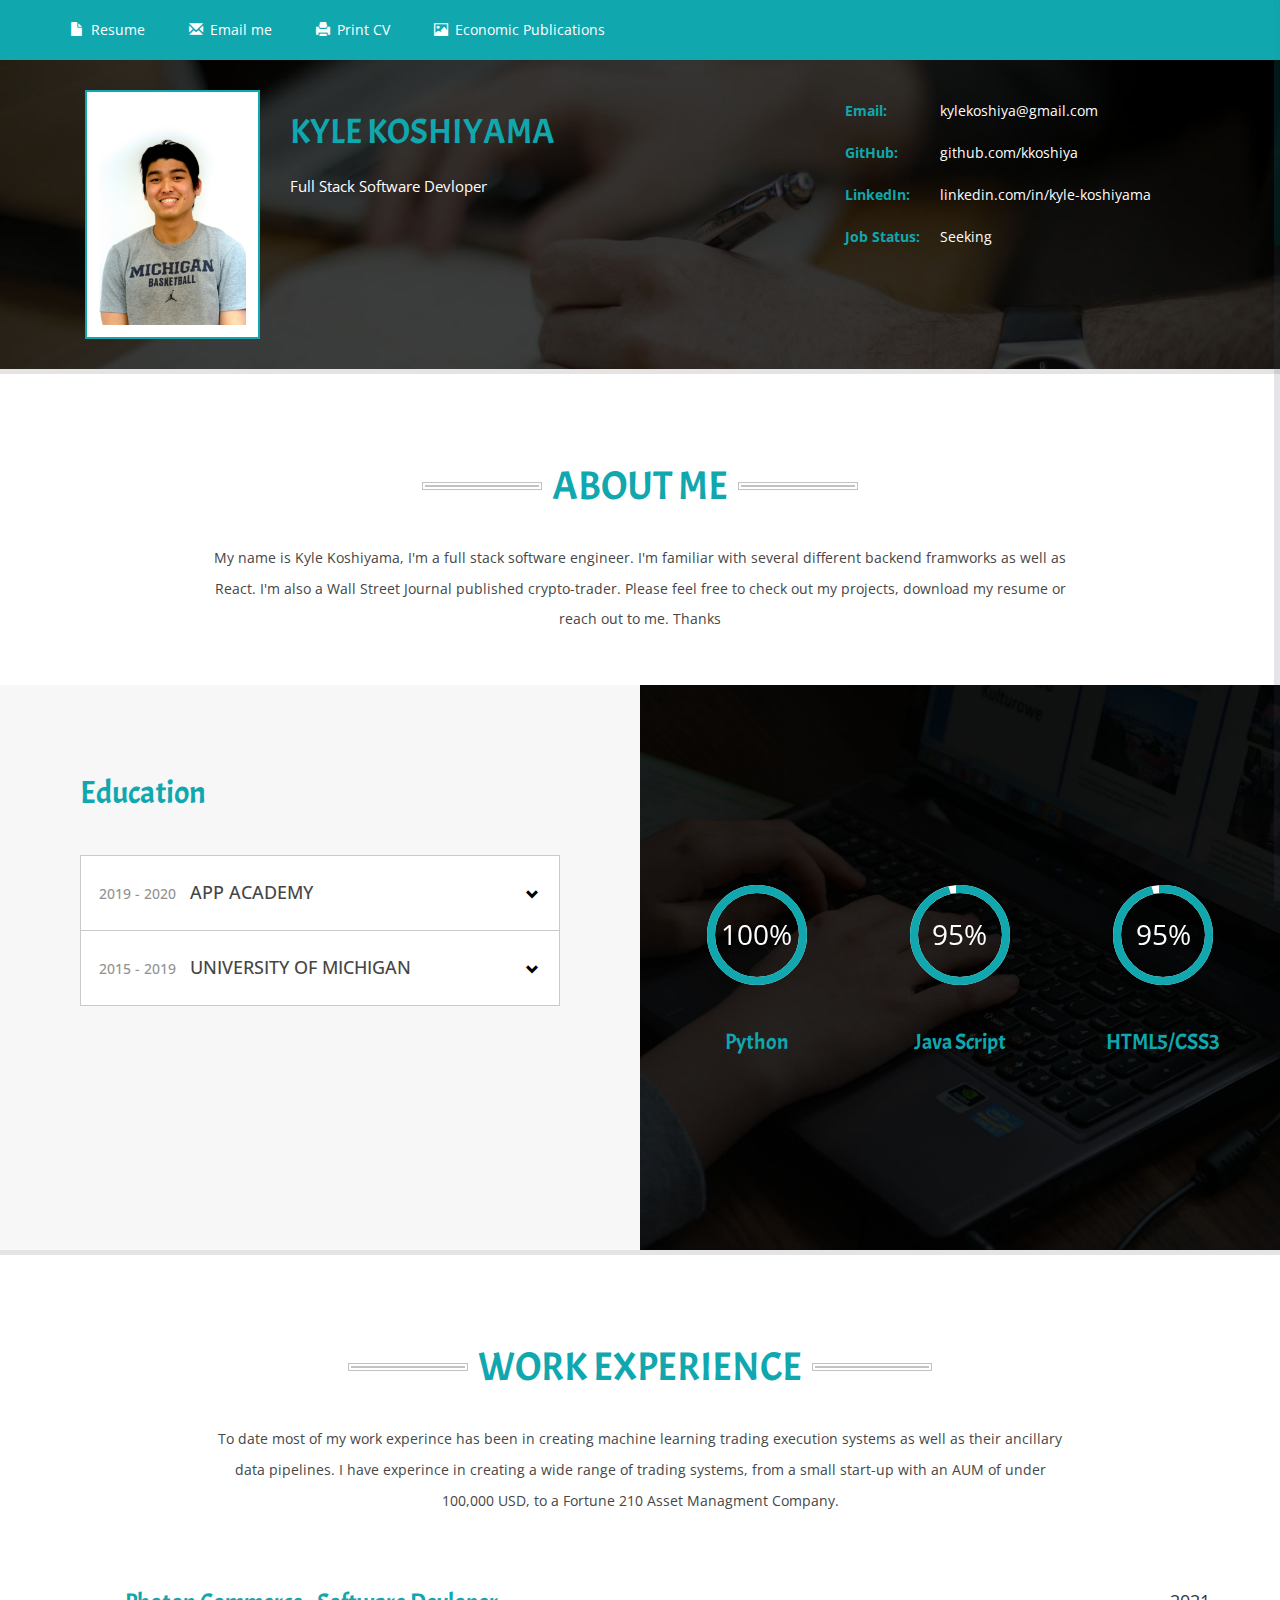
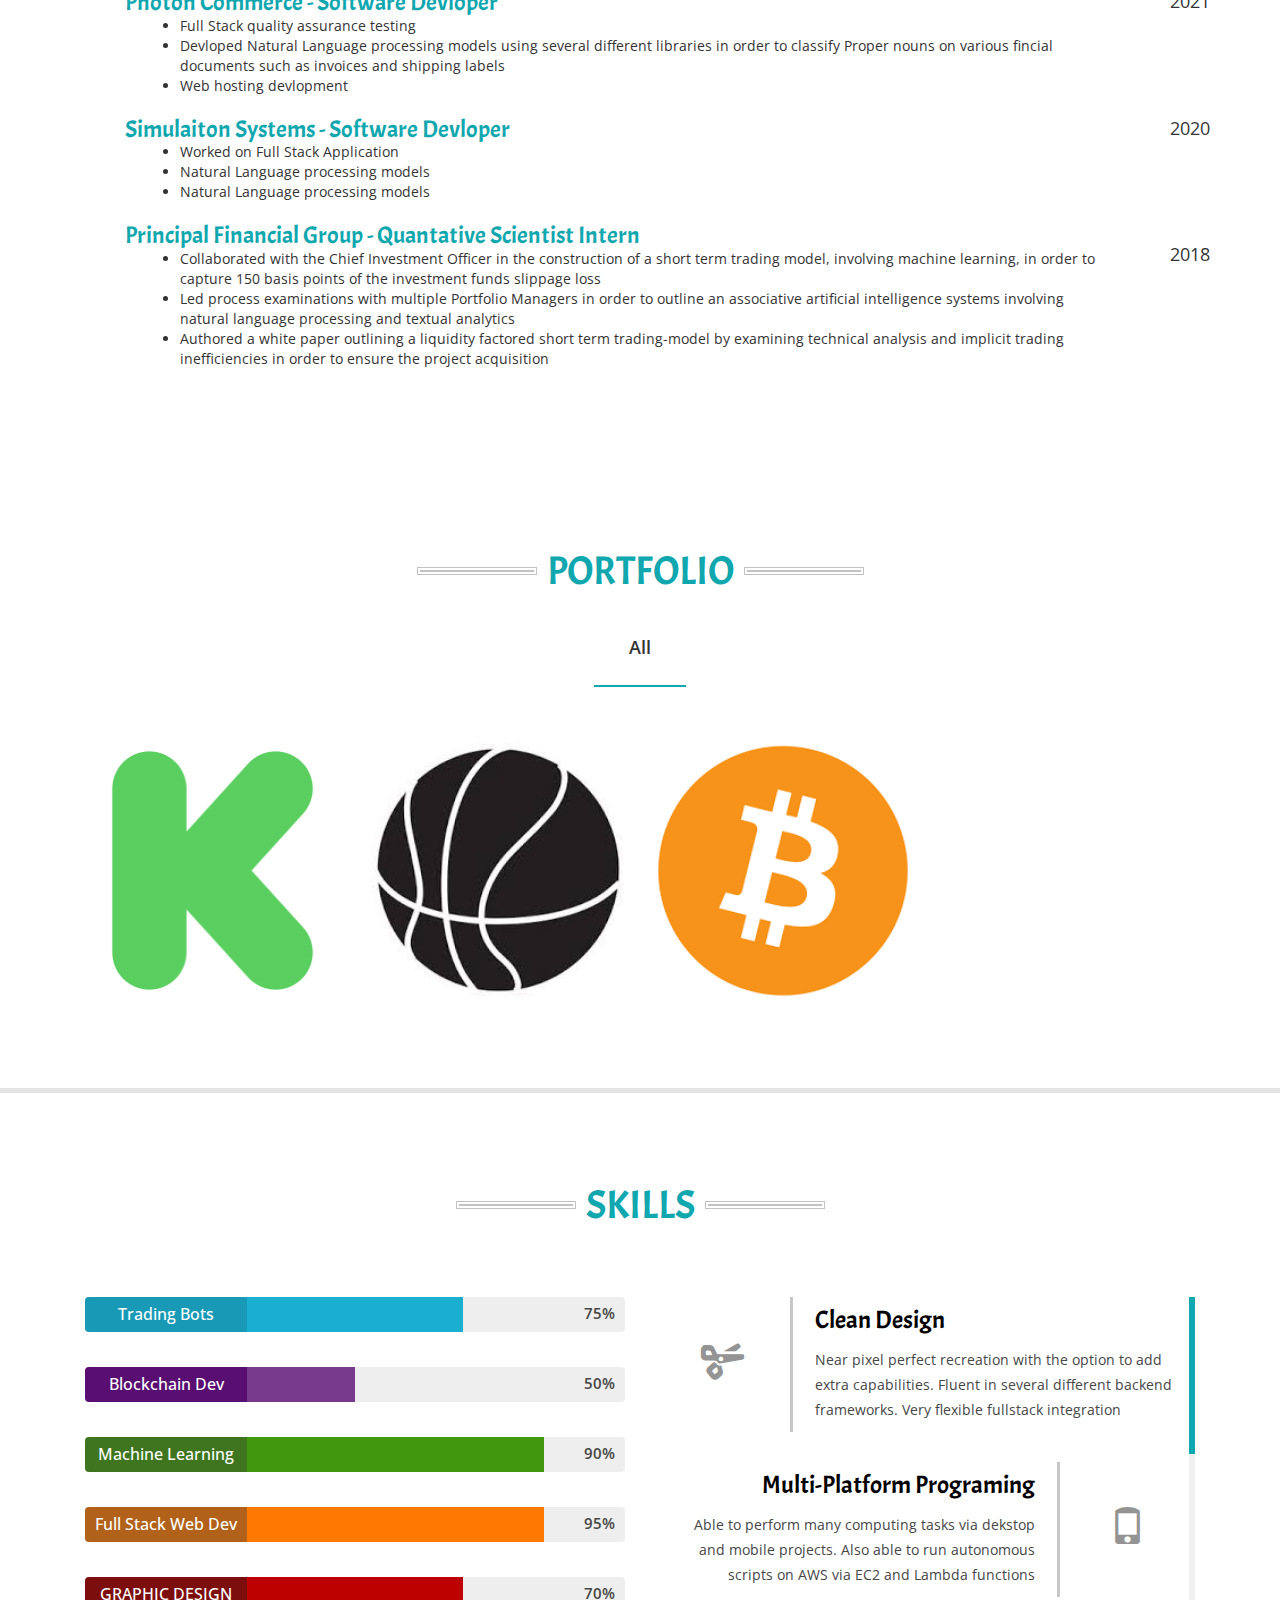
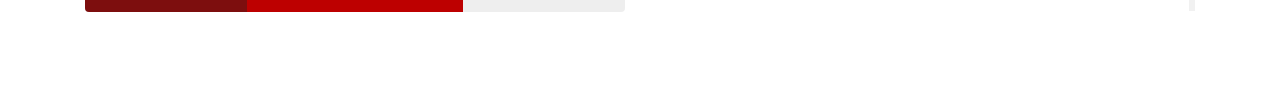
<file: index.html>
<!DOCTYPE html>
<html>
<head>
<!-- for-mobile-apps -->
<meta name="viewport" content="width=device-width, initial-scale=1">
<meta http-equiv="Content-Type" content="text/html; charset=utf-8" />
<meta name="keywords" content="Resume Responsive web template, Bootstrap Web Templates, Flat Web Templates, Android Compatible web template, 
Smartphone Compatible web template, free webdesigns for Nokia, Samsung, LG, SonyEricsson, Motorola web design" />
<script type="application/x-javascript"> addEventListener("load", function() { setTimeout(hideURLbar, 0); }, false);
		function hideURLbar(){ window.scrollTo(0,1); } </script>
<!-- //for-mobile-apps -->
<link href="css/bootstrap.css" rel="stylesheet" type="text/css" media="all" />
<link href="css/style.css" rel="stylesheet" type="text/css" media="all" />
<link href="https://cdn.jsdelivr.net/npm/bootstrap@5.0.2/dist/css/bootstrap.min.css" rel="stylesheet" integrity="sha384-EVSTQN3/azprG1Anm3QDgpJLIm9Nao0Yz1ztcQTwFspd3yD65VohhpuuCOmLASjC" crossorigin="anonymous">
<!-- js -->
<script type="text/javascript" src="js/jquery-2.1.4.min.js"></script>
<!-- //js -->
<!-- fonts -->
<link href='//fonts.googleapis.com/css?family=Open+Sans:300italic,400italic,600italic,700italic,800italic,400,300,600,700,800' rel='stylesheet' type='text/css'>
<link href='//fonts.googleapis.com/css?family=Acme' rel='stylesheet' type='text/css'><!-- //fonts -->

	<!-- start-smoth-scrolling -->
		<script type="text/javascript" src="js/move-top.js"></script>
		<script type="text/javascript" src="js/easing.js"></script>
		<script type="text/javascript">
			jQuery(document).ready(function($) {
				$(".scroll").click(function(event){		
					event.preventDefault();
					$('html,body').animate({scrollTop:$(this.hash).offset().top},1000);
				});
			});
		</script>
	<!-- start-smoth-scrolling -->

<!-- skills -->
<script src="js/pie-chart.js" type="text/javascript"></script>
 <script type="text/javascript">

        $(document).ready(function () {
            $('#demo-pie-1').pieChart({
                barColor: '#10A7AF',
                trackColor: '#fff',
                lineCap: 'round',
                lineWidth: 8,
                onStep: function (from, to, percent) {
                    $(this.element).find('.pie-value').text(Math.round(percent) + '%');
                }
            });

            $('#demo-pie-2').pieChart({
                barColor: '#10A7AF',
                trackColor: '#fff',
                lineCap: 'butt',
                lineWidth: 8,
                onStep: function (from, to, percent) {
                    $(this.element).find('.pie-value').text(Math.round(percent) + '%');
                }
            });

            $('#demo-pie-3').pieChart({
                barColor: '#10A7AF',
                trackColor: '#fff',
                lineCap: 'square',
                lineWidth: 8,
                onStep: function (from, to, percent) {
                    $(this.element).find('.pie-value').text(Math.round(percent) + '%');
                }
            });
			
			$('#demo-pie-4').pieChart({
                barColor: '#10A7AF',
                trackColor: '#fff',
                lineCap: 'square',
                lineWidth: 8,
                onStep: function (from, to, percent) {
                    $(this.element).find('.pie-value').text(Math.round(percent) + '%');
                }
            });
        });
    </script>
<!-- skills -->
<script type="text/javascript" src="js/numscroller-1.0.js"></script>

</head>
<body>
<!-- banner -->
<div class="header-top">
	<div class="container">
		<ul>
			<li><a href="images/resume.pdf" target="_blank" download><span class="glyphicon glyphicon-file" aria-hidden="true"></span>Resume</a></li>
			<li><a class="scroll" href="#emailme"><span class="glyphicon glyphicon-envelope" aria-hidden="true"></span>Email me</a></li>
			<li><a href="javascript:window.print()"><span class="glyphicon glyphicon-print" aria-hidden="true"></span>Print CV</a></li>
			<li><a href="https://photon-toy.herokuapp.com/blog" target="_blank" class="portfolio-link b-link-diagonal b-animate-go" data-toggle="modal">
				<span class="glyphicon glyphicon-picture" aria-hidden="true"></span>Economic Publications</a></li>
		</ul>
	</div>
</div>	
<div class="header">
	<div class="container">
		<div class="col-md-8 header-left">
			<div class="col-sm-5 pro-pic">
				<img class="img-responsive" src="images/pic1.jpg" alt=" "/>
			</div>
			<div class="col-sm-5 pro-text">
				<h1>Kyle Koshiyama</h1>
				<p>Full Stack Software Devloper</p>
			</div>
			<div class="clearfix"></div>
		</div>
		<div class="col-md-4 header-right ">
			<ul class="list-left">
				<li>Email:</li>
				<li>GitHub:</li>
				<li>LinkedIn:</li>
				<li>Job Status: </li>
			</ul>
			<ul class="list-right">
				<li><a href="mailto:kylekoshiya@gmail.com">kylekoshiya@gmail.com</a></li>
				<li><a href="https://www.github.com/kkoshiya" target="_blank">github.com/kkoshiya</a></li>
				<li><a href="https://www.linkedin.com/in/kyle-koshiyama-8029bb108/" target="_blank">linkedin.com/in/kyle-koshiyama</a></li>
				<li>Seeking</li>
			</ul>
			<div class="clearfix"></div>
		</div>
		<div class="clearfix"></div>
	</div>
</div>
<!-- //banner -->
<!-- about -->
<div id="about" class="about">
	<div class="container">
		<h3 class="tittle">About Me</h3>
		<p class="abt-para">My name is Kyle Koshiyama, I'm a full stack software engineer. I'm familiar with several different backend framworks as well as 
			React. I'm also a Wall Street Journal published crypto-trader. Please feel free to check out my projects, download my resume or reach out to me. Thanks
		 </p>
	</div>
	<div class="col-md-6 abt-left ">
		<h2>Education</h2>
				<div class="accordion">

							<div class="accordion-section">
								<h5><a class="accordion-section-title" href="#accordion-1">
										<span>2019 - 2020</span> App Academy
										<i class="glyphicon glyphicon-chevron-down"></i>
										<div class="clearfix"></div>
									</a></h5>
								<div id="accordion-1" class="accordion-section-content">
									<h6>Honors & Awards</h6>
									<ul>
										<li><span class="glyphicon glyphicon-ok" aria-hidden="true"></span><a href="#">Full Stack Software Decelopment Course </a></li>
										<li><span class="glyphicon glyphicon-ok" aria-hidden="true"></span><a href="#">Completed Learning Multiple Stacks</a></li>
									</ul>
								</div>
							</div>

							<div class="accordion-section">
								<h5><a class="accordion-section-title" href="#accordion-2">
									<span>2015 - 2019</span> University of Michigan 
								<i class="glyphicon glyphicon-chevron-down"></i><div class="clearfix"></div>
								</a></h5>
								<div id="accordion-2" class="accordion-section-content">
									<h6>Honors & Awards</h6>
									<ul>
										<li><span class="glyphicon glyphicon-ok" aria-hidden="true"></span><a href="#">Bachelors in Business Administration </a></li>
										<li><span class="glyphicon glyphicon-ok" aria-hidden="true"></span><a href="#">Margaret S. Huntington Actuarial Research Scholarship</a></li>
										<li><span class="glyphicon glyphicon-ok" aria-hidden="true"></span><a href="#">Top 10 Finisher in the Michigan Business Challenge</a></li>
										<li><span class="glyphicon glyphicon-ok" aria-hidden="true"></span><a href="#">Dare to Dream Grant Recipient</a></li>
									</ul>
								</div>
							</div>

							<!-- <div class="accordion-section">
								<h5><a class="accordion-section-title" href="#accordion-3">
									<span>2015 - 2016</span> University Of Michigan LSA
								<i class="glyphicon glyphicon-chevron-down"></i><div class="clearfix"></div>
								</a></h5>
								<div id="accordion-3" class="accordion-section-content">
									<h6>Honors and Scores</h6>
									<ul>
										<li><span class="glyphicon glyphicon-ok" aria-hidden="true"></span><a href="#">University Honor Roll</a></li>
										<li><span class="glyphicon glyphicon-ok" aria-hidden="true"></span><a href="#">Dare to Dream Grant Recipient</a></li>
										<li><span class="glyphicon glyphicon-ok" aria-hidden="true"></span><a href="#">Freshman Michigan Business Challenge finalist</a></li>
									</ul>
								</div>
							</div> -->

							<!-- <div class="accordion-section">
								<h5><a class="accordion-section-title" href="#accordion-3">
									<span>2011 - 2015</span> Palo Alto High School 
								<i class="glyphicon glyphicon-chevron-down"></i><div class="clearfix"></div>
								</a></h5>
								<div id="accordion-4" class="accordion-section-content">
									<h6>Competitions</h6>
									<ul>
										<li><span class="glyphicon glyphicon-ok" aria-hidden="true"></span><a href="#"></a></li>
										<li><span class="glyphicon glyphicon-ok" aria-hidden="true"></span><a href="#"></a></li>
										<li><span class="glyphicon glyphicon-ok" aria-hidden="true"></span><a href="#"></a></li>
									</ul>
								</div>
							</div> -->
							
							
				</div>
				<script>
							jQuery(document).ready(function() {
								function close_accordion_section() {
									jQuery('.accordion .accordion-section-title').removeClass('active');
									jQuery('.accordion .accordion-section-content').slideUp(300).removeClass('open');
								}

								jQuery('.accordion-section-title').click(function(e) {
									// Grab current anchor value
									var currentAttrValue = jQuery(this).attr('href');

									if(jQuery(e.target).is('.active')) {
										close_accordion_section();
									}else {
										close_accordion_section();

										// Add active class to section title
										jQuery(this).addClass('active');
										// Open up the hidden content panel
										jQuery('.accordion ' + currentAttrValue).slideDown(300).addClass('open'); 
									}

									e.preventDefault();
								});
							});
				</script>
	</div>
	<div class="col-md-6 abt-right ">
		<div class="col-sm-4 abt-gd-left text-center">
			<div id="demo-pie-1" class="pie-title-center" data-percent="100"> <span class="pie-value"></span> </div>
			<h4>Python</h4>
		</div>
		
		<div class="col-sm-4 abt-gd-left text-center">		   
			<div id="demo-pie-3" class="pie-title-center" data-percent="95"> <span class="pie-value"></span> </div>
			<h4>Java Script</h4>
		</div>
		<div class="col-sm-4 abt-gd-left text-center">		   
			<div id="demo-pie-4" class="pie-title-center" data-percent="95"> <span class="pie-value"></span> </div>
			<h4>HTML5/CSS3</h4>
		</div>
		<div class="clearfix"></div>
	</div>
	<div class="clearfix"></div>
</div>
<!-- about -->
<!-- education -->
<div class="employment">
	<div class="container">
		<h3 class="tittle ">Work Experience</h3>
		<p class="abt-para ">To date most of my work experince has been in creating machine learning trading execution systems as well as their  
		ancillary data pipelines. I have experince in creating a wide range of trading systems, from a small start-up with an AUM of under 100,000 USD, to a 
		Fortune 210 Asset Managment Company. 
	 </p>
		<div class='experince-container'>

			<!-- <div class='experince-images'>
				<div class='experince-image'><img src="images/photon-commerce.png" alt=""></div>
				<div class='experince-image'><img src="images/pic9.jpg" alt=""></div>
				<div class='experince-image'><img src="images/pic9.jpg" alt=""></div>
			</div> -->

			<div class='experince-text'>
				<ul>
					<h3 class='company-name'>Photon Commerce - Software Devloper</h3>		
					<li class='work-description'>Full Stack quality assurance testing </li>
					<li class='work-description'>Devloped Natural Language processing models using several different libraries in order to classify Proper nouns
						on various fincial documents such as invoices and shipping labels
					</li>
					<li class='work-description'>Web hosting devlopment</li>
				</ul>
				<br>
				<ul>
					<h3 class='company-name'>Simulaiton Systems - Software Devloper</h3>
					<li class='work-description'>Worked on Full Stack Application</li>
					<li class='work-description'>Natural Language processing models</li>
					<li class='work-description'>Natural Language processing models</li>
				</ul>
				<br>
				<ul>
					<h3 class='company-name'>Principal Financial Group - Quantative Scientist Intern</h3>
					<li class='work-description'>Collaborated with the Chief Investment Officer in the construction of a short term trading model, 
						involving machine learning, in order to capture 150 basis points of the investment funds slippage loss</li>
					<li class='work-description'>Led process examinations with multiple Portfolio Managers in order to outline an associative artificial intelligence
						systems involving natural language processing and textual analytics</li>
					<li class='work-description'>Authored a white paper outlining a liquidity factored short term trading-model by examining technical analysis and
						implicit trading inefficiencies in order to ensure the project acquisition</li>
				</ul>
				<p></p>
			</div>


			<div class='experince-dates'>
				<p class='experince-date'>2021</p>
				<p class='experince-date'>2020</p>
				<p class='experince-date'>2018</p>
				<p></p>
			</div>

		</div>
	</div>	
</div> 


<!-- education -->
<!-- num scroller -->
<!-- <div class="num-scroller">
	<div class="container">
		<h3 class="tittle ">Milestones Achieved</h3>
		<div class="col-md-3 capabil-grid text-center">
			
			<div class='numscroller numscroller-big-bottom' data-slno='1' data-min='0' data-max='1000' data-delay='.5' data-increment="100">100</div>
			<p>Projects Done</p>		
		</div>
		<div class="col-md-3 capabil-grid text-center">
					
			<div class='numscroller numscroller-big-bottom' data-slno='1' data-min='0' data-max='1700' data-delay='.5' data-increment="5">5000</div>
			<p>Trades Executed</p>	
		</div>
		<div class="col-md-3 capabil-grid text-center" >
			
			<div class='numscroller numscroller-big-bottom' data-slno='1' data-min='0' data-max='9000' data-delay='.5' data-increment="100">9000</div>				
			<p>Clients</p>
		</div>
		<div class="col-md-3 capabil-grid text-center">			
			<div class='numscroller numscroller-big-bottom' data-slno='1' data-min='0' data-max='2500' data-delay='.5' data-increment="1">2500</div>
			<p>Likes</p>
		</div>
		<div class="clearfix"></div>
	</div>
</div>
//num scroller 
portfolio -->
<div class="portfolio">
	<div class="container">
		<h3 class="tittle ">Portfolio</h3>
			<div class="portfolio-grids">
				<script src="js/easyResponsiveTabs.js" type="text/javascript"></script>
				<script type="text/javascript">
									$(document).ready(function () {
										$('#horizontalTab').easyResponsiveTabs({
											type: 'default', //Types: default, vertical, accordion           
											width: 'auto', //auto or any width like 600px
											fit: true   // 100% fit in a container
										});
									});
				</script>
				<div class="sap_tabs">
					<div id="horizontalTab" style="display: block; width: 100%; margin: 0px;">
						<ul class="resp-tabs-list">
							<li class="resp-tab-item" aria-controls="tab_item-0" role="tab"><span>All</span></li> 
							<!-- <li class="resp-tab-item" aria-controls="tab_item-1" role="tab"><span>Trading</span></li> 
							<li class="resp-tab-item" aria-controls="tab_item-2" role="tab"><span>Machine Learning</span></li>  -->
						</ul>				  	 
						<div class="resp-tabs-container">
							<div class="tab-1 resp-tab-content" aria-labelledby="tab_item-0">
								<div class="col-md-3 team-gd ">
									<div class="thumb">
										<a href="#portfolioModal1" class="portfolio-link b-link-diagonal b-animate-go" data-toggle="modal"><img src="images/pic4.jpg" alt="">
										<div class="team_pos">
											<ul>
												<li>
													<div class="morph pic fb_icon1">
													</div>
												</li>
											</ul>
										</div>
										</a>
									</div>
								</div>
								<div class="col-md-3 team-gd ">
									<div class="thumb">
										<a href="#portfolioModal3" class="portfolio-link b-link-diagonal b-animate-go" data-toggle="modal"><img src="images/pic5.jpg" alt="">
										<div class="team_pos">
											<ul>
												<li>
													<div class="morph pic fb_icon1">
													</div>
												</li>
											</ul>
										</div>
										</a>
									</div>
								</div>
								<div class="col-md-3 team-gd ">
									<div class="thumb">
										<a href="#portfolioModal2" class="portfolio-link b-link-diagonal b-animate-go" data-toggle="modal"><img src="images/pic9.jpg" alt="">
										<div class="team_pos">
											<ul>
												<li>
													<div class="morph pic fb_icon1">
													</div>
												</li>
											</ul>
										</div>
										</a>
									</div>
								</div>

								</div>
								<div class="clearfix"></div>
							</div>
					</div>
				</div>
			</div>
	</div>
</div>
<!-- //portfolio -->
<!-- more skills -->
<div class="more">
	<div class="container">
		<h3 class="tittle ">Skills</h3>
		<div class="col-md-6 skill-left ">
			<div class="progress">
				  <div class="progress-bar progress-bar-success" style="width: 30%">Trading Bots
					<span class="sr-only">35% Complete (success)</span>
				  </div>
				  <div class="progress-bar progress-bar-warning " style="width: 40%">
					<span class="sr-only"></span>
				  </div>
				  <p>75%</p>
				  <div class="clearfix"></div>
			</div>
			<div class="progress">
				  <div class="progress-bar progress-bar-success1" style="width: 30%">Blockchain Dev
					<span class="sr-only">35% Complete (success)</span>
				  </div>
				  <div class="progress-bar progress-bar-warning1" style="width: 20%">
					<span class="sr-only"></span>
				  </div>
				  <p>50%</p>
				  <div class="clearfix"></div>
			</div>
			<div class="progress">
				  <div class="progress-bar progress-bar-success3" style="width: 30%">Machine Learning
					<span class="sr-only">70% Complete (success)</span>
				  </div>
				  <div class="progress-bar progress-bar-warning3 " style="width: 55%">
					<span class="sr-only"></span>
				  </div>
				  <p>90%</p>
				  <div class="clearfix"></div>
			</div>
			<div class="progress">
				  <div class="progress-bar progress-bar-success2" style="width: 30%">Full Stack Web Dev
					<span class="sr-only">35% Complete (success)</span>
				  </div>
				  <div class="progress-bar progress-bar-warning2" style="width: 55%">
					<span class="sr-only"></span>
				  </div>
				  <p>95%</p>
				  <div class="clearfix"></div>
			</div>
			
			<div class="progress no-marg">
				  <div class="progress-bar progress-bar-success4" style="width: 30%">GRAPHIC DESIGN
					<span class="sr-only">35% Complete (success)</span>
				  </div>
				  <div class="progress-bar progress-bar-warning4" style="width: 40%">
					<span class="sr-only"></span>
				  </div>
				  <p>70%</p>
				  <div class="clearfix"></div>
			</div>
		</div>
		<div class="col-md-6 skill-right ">
			<div class="scrollbar scrollbar1">
				<div class="more-gds">
					<div class="col-sm-3 more-left">
						<span class="glyphicon glyphicon-scissors" aria-hidden="true"></span>
					</div>
					<div class="col-sm-9 more-right">
						<h4>Clean Design</h4>
						<p>Near pixel perfect recreation with the option to add extra capabilities. Fluent in several different backend frameworks. Very flexible fullstack integration</p>
					</div>
					<div class="clearfix"></div>
				</div>
				<div class="more-gds yes_marg">
					<div class="col-sm-9 more-right2">
						<h4>Multi-Platform Programing</h4>
						<p>Able to perform many computing tasks via dekstop and mobile projects. Also able to run autonomous scripts on AWS via EC2 and Lambda functions</p>
					</div>
					<div class="col-sm-3 more-left">
						<span class="glyphicon glyphicon-phone" aria-hidden="true"></span>
					</div>
					<div class="clearfix"></div>
				</div>
				<div class="more-gds yes_marg">
					<div class="col-sm-3 more-left">
						<span class="glyphicon glyphicon-wrench" aria-hidden="true"></span>
					</div>
					<div class="col-sm-9 more-right">
						<h4>Trading Software</h4>
						<p>Due to my background in Finance and Quant trading, I aim to specialze in Fintech. Please see some of my fully autonomus trading projects</p>
					</div>
					<div class="clearfix"></div>
				</div>
				<div class="more-gds yes_marg">
					<div class="col-sm-9 more-right2">
						<h4>Bussiness</h4>
						<p>Have worked on full stack applications that have been monitzied. Essentially, capable of handling payment processing</p>
					</div>
					<div class="col-sm-3 more-left">
						<span class="glyphicon glyphicon-send" aria-hidden="true"></span>
					</div>
					<div class="clearfix"></div>
				</div>
			</div>
		</div>
		<div class="clearfix"></div>
	</div>
</div>
<!-- more skills -->
<!-- contact 
<div id="emailme" class="contact">
	<div class="container">
		<h3 class="tittle">Contact</h3>
		<div class="col-md-6 contact-left ">
			<div class="horizontal-tab">
				<ul class="nav nav-tabs">
					<li class="active"><a href="#tab1" data-toggle="tab" aria-expanded="false">Contact me</a></li>
					<li class=""><a href="#tab2" data-toggle="tab" aria-expanded="false">Hire me</a></li>
				</ul>
				<div class="tab-content">
					<div class="tab-pane active in" id="tab1">
						<div class="contact-form">
							<ul>
								<li><i class="glyphicon glyphicon-map-marker" aria-hidden="true"></i>1234k Avenue, 4th block, <span>Newyork City.</span></li>
								<li><i class="glyphicon glyphicon-envelope" aria-hidden="true"></i><a href="mailto:info@example.com">info@example.com</a></li>
								<li><i class="glyphicon glyphicon-earphone" aria-hidden="true"></i>+1234 567 567</li>
							</ul>
							<form>
								<input type="text" value="Name" onfocus="this.value = '';" onblur="if (this.value == '') {this.value = 'Name';}" required="">
								<input type="email" value="Email" onfocus="this.value = '';" onblur="if (this.value == '') {this.value = 'Email';}" required="">
								<textarea type="text" onfocus="this.value = '';" onblur="if (this.value == '') {this.value = 'Message...';}" required="">Message...</textarea>
								<input type="submit" value="Submit" >
							</form>
						</div>
					 
					</div>
					<div class="tab-pane" id="tab2">
					  <div class="contact-form">
							<form>
								<input type="text" value="Name" onfocus="this.value = '';" onblur="if (this.value == '') {this.value = 'Name';}" required="">
								<input type="email" value="Email" onfocus="this.value = '';" onblur="if (this.value == '') {this.value = 'Email';}" required="">
								<textarea type="text" onfocus="this.value = '';" onblur="if (this.value == '') {this.value = 'Message...';}" required="">Description...</textarea>
								<input id="uploadFile" placeholder="Choose File" disabled="disabled" />
									<div class="fileUpload btn btn-primary">
										<span>Upload</span>
										<input id="uploadBtn" type="file" class="upload" />
									</div>
								<input type="submit" value="Send Request" >
							</form>
							<script>
								document.getElementById("uploadBtn").onchange = function () {
									document.getElementById("uploadFile").value = this.value;
								};
							</script>
						</div>
					</div>
					
				</div>
            </div>
		</div>
		<div class="col-md-6 contact-right ">
			<iframe src="https://www.google.com/maps/embed?pb=!1m10!1m8!1m3!1d2482.432383990807!2d0.028213999961443994!3d51.52362882484525!3m2!1i1024!2i768!4f13.1!5e0!3m2!1sen!2sin!4v1423469959819" frameborder="0" style="border:0"></iframe>
		</div>
		<div class="clearfix"></div>
	</div>
</div> -->
<!-- //contact -->
<!-- for bootstrap working -->
	<script src="js/bootstrap.js"></script>
<!-- //for bootstrap working -->
<div class="portfolio-modal modal fade slideanim" id="portfolioModal1" tabindex="-1" role="dialog" aria-hidden="true">
    <div class="modal-content port-modal">
        <div class="close-modal" data-dismiss="modal">
            <div class="lr">
                <div class="rl"></div>
            </div>
        </div>
        <div class="container">
			<div class="row">
                <div class="col-lg-8 col-lg-offset-2 text-center">
                    <div class="modal-body">
						<h3>Kickstarter Full Stack Clone</h3>
												<a href="https://kickstart-clone.herokuapp.com/#/" target="_blank">
													<img src="images/pic4.jpg" class="img-responsive img-centered" alt="">
												</a>
                        <p>Allows users to create an account as well as sign in as a demo user. Also allows users to browse the library of sample
												projects, while also giving them the option to filter by topic.</p>
                    </div>
                </div>
            </div>
        </div>
    </div>
</div>
<div class="portfolio-modal modal fade slideanim" id="portfolioModal2" tabindex="-1" role="dialog" aria-hidden="true">
    <div class="modal-content port-modal">
        <div class="close-modal" data-dismiss="modal">
            <div class="lr">
                <div class="rl"></div>
            </div>
        </div>
        <div class="container">
			<div class="row">
                <div class="col-lg-8 col-lg-offset-2 text-center">
                    <div class="modal-body">
						<h3>OverFit</h3>
												<a href="https://kkoshiya.github.io" target="_blank">
													<img src="images/pic9.jpg" class="img-responsive img-centered" alt="">
												</a>
                        <p>Ball Up is a website for basketball players and enthusists. With this website users can create a new game and location
												that other players can view and join. After playing with a game, individuals can give star ratings (1 - 5) to eachother
												based on general conduct on the court and style of the player.</p>
                    </div>
                </div>
            </div>
        </div>
    </div>
</div>
<div class="portfolio-modal modal fade slideanim" id="portfolioModal3" tabindex="-1" role="dialog" aria-hidden="true">
    <div class="modal-content port-modal">
        <div class="close-modal" data-dismiss="modal">
            <div class="lr">
                <div class="rl"></div>
            </div>
        </div>
        <div class="container">
			<div class="row">
                <div class="col-lg-8 col-lg-offset-2 text-center">
                    <div class="modal-body">
						<h3>Ball-Up</h3>
											<a href="https://ballup-sf.herokuapp.com/" target="_blank">
												<img src="images/pic5.jpg" class="img-responsive img-centered" alt="">
											</a>
												<p>Ball Up is a website for basketball players and enthusists. With this website users can create a new game and
													location
													that other players can view and join. After playing with a game, individuals can give star ratings (1 - 5) to
													eachother
													based on general conduct on the court and style of the player. </p>                    
                </div>
            </div>
        </div>
    </div>
</div>
<div class="portfolio-modal modal fade slideanim" id="portfolioModal4 " tabindex="-1" role="dialog" aria-hidden="true">
    <div class="modal-content port-modal">
        <div class="close-modal" data-dismiss="modal">
            <div class="lr">
                <div class="rl"></div>
            </div>
        </div>
        <div class="container">
			<div class="row">
                <div class="col-lg-8 col-lg-offset-2 text-center">
                    <div class="modal-body">
						<h3>Bitmex Trading Bots</h3>
											<a href="https://github.com/dkirkpatrick99/BallUP" target="_blank">
												<img src="images/pic6.jpg" class="img-responsive img-centered" alt="">
											</a>
												<p>Ball Up is a website for basketball players and enthusists. With this website users can create a new game and
													location
													that other players can view and join. After playing with a game, individuals can give star ratings (1 - 5) to
													eachother
													based on general conduct on the court and style of the player.</p>                    
                </div>
            </div>
        </div>
    </div>
</div>
<div class="portfolio-modal modal fade slideanim" id="portfolioModal5" tabindex="-1" role="dialog" aria-hidden="true">
    <div class="modal-content port-modal">
        <div class="close-modal" data-dismiss="modal">
            <div class="lr">
                <div class="rl"></div>
            </div>
        </div>
        <div class="container">
			<div class="row">
                <div class="col-lg-8 col-lg-offset-2 text-center">
                    <div class="modal-body">
						<h3>Image-Title</h3>
                        <img src="images/pic10.jpg" class="img-responsive img-centered" alt="">
                        <p>Lorem Ipsum is simply dummy text of the printing and typesetting industry. Lorem Ipsum has been the industry's standard dummy text ever since the 1500s, when an unknown printer took a galley of type and scrambled it to make a type specimen book.</p>
                    </div>
                </div>
            </div>
        </div>
    </div>
</div>
<div class="portfolio-modal modal fade slideanim" id="portfolioModal6" tabindex="-1" role="dialog" aria-hidden="true">
    <div class="modal-content port-modal">
        <div class="close-modal" data-dismiss="modal">
            <div class="lr">
                <div class="rl"></div>
            </div>
        </div>
        <div class="container">
			<div class="row">
                <div class="col-lg-8 col-lg-offset-2 text-center">
                    <div class="modal-body">
						<h3>Image-Title</h3>
                        <img src="images/pic11.jpg" class="img-responsive img-centered" alt="">
                        <p>Lorem Ipsum is simply dummy text of the printing and typesetting industry. Lorem Ipsum has been the industry's standard dummy text ever since the 1500s, when an unknown printer took a galley of type and scrambled it to make a type specimen book.</p>
                    </div>
                </div>
            </div>
        </div>
    </div>
</div>
<div class="portfolio-modal modal fade slideanim" id="portfolioModal7" tabindex="-1" role="dialog" aria-hidden="true">
    <div class="modal-content port-modal">
        <div class="close-modal" data-dismiss="modal">
            <div class="lr">
                <div class="rl"></div>
            </div>
        </div>
        <div class="container">
			<div class="row">
                <div class="col-lg-8 col-lg-offset-2 text-center">
                    <div class="modal-body">
						<h3>Image-Title</h3>
                        <img src="images/pic13.jpg" class="img-responsive img-centered" alt="">
                        <p>Lorem Ipsum is simply dummy text of the printing and typesetting industry. Lorem Ipsum has been the industry's standard dummy text ever since the 1500s, when an unknown printer took a galley of type and scrambled it to make a type specimen book.</p>
                    </div>
                </div>
            </div>
        </div>
    </div>
</div>
<div class="portfolio-modal modal fade slideanim" id="portfolioModal8" tabindex="-1" role="dialog" aria-hidden="true">
    <div class="modal-content port-modal">
        <div class="close-modal" data-dismiss="modal">
            <div class="lr">
                <div class="rl"></div>
            </div>
        </div>
        <div class="container">
			<div class="row">
                <div class="col-lg-8 col-lg-offset-2 text-center">
                    <div class="modal-body">
						<h3>Image-Title</h3>
                        <img src="images/pic14.jpg" class="img-responsive img-centered" alt="">
                        <p>Lorem Ipsum is simply dummy text of the printing and typesetting industry. Lorem Ipsum has been the industry's standard dummy text ever since the 1500s, when an unknown printer took a galley of type and scrambled it to make a type specimen book.</p>
                    </div>
                </div>
            </div>
        </div>
    </div>
</div>
<!-- <div class="portfolio-modal modal fade slideanim" id="portfolioModal9" tabindex="-1" role="dialog" aria-hidden="true">
    <div class="modal-content port-modal">
        <div class="close-modal" data-dismiss="modal">
            <div class="lr">
                <div class="rl"></div>
            </div>
        </div>
        <div class="container">
			<div class="row">
                <div class="col-lg-8 col-lg-offset-2 text-center">
                    <div class="modal-body">
                        <img src="images/pic1.jpg" class="img-responsive img-centered" alt="">
                    </div>
                </div>
            </div>
        </div>
    </div>
</div> -->
	<!--scrolling js-->
	<script src="js/jquery.nicescroll.js"></script>
	<script src="js/scripts.js"></script>
	<!--//scrolling js-->
	<!-- smooth scrolling -->
	<script type="text/javascript">
		$(document).ready(function() {
			var defaults = {
			containerID: 'toTop', // fading element id
			containerHoverID: 'toTopHover', // fading element hover id
			scrollSpeed: 1200,
			easingType: 'linear' 
			};							
		$().UItoTop({ easingType: 'easeOutQuart' });
		});
	</script>
	<a href="#" id="toTop" style="display: block;"> <span id="toTopHover" style="opacity: 1;"> </span></a>
<!-- //smooth scrolling -->

</body>
</html>
</file>
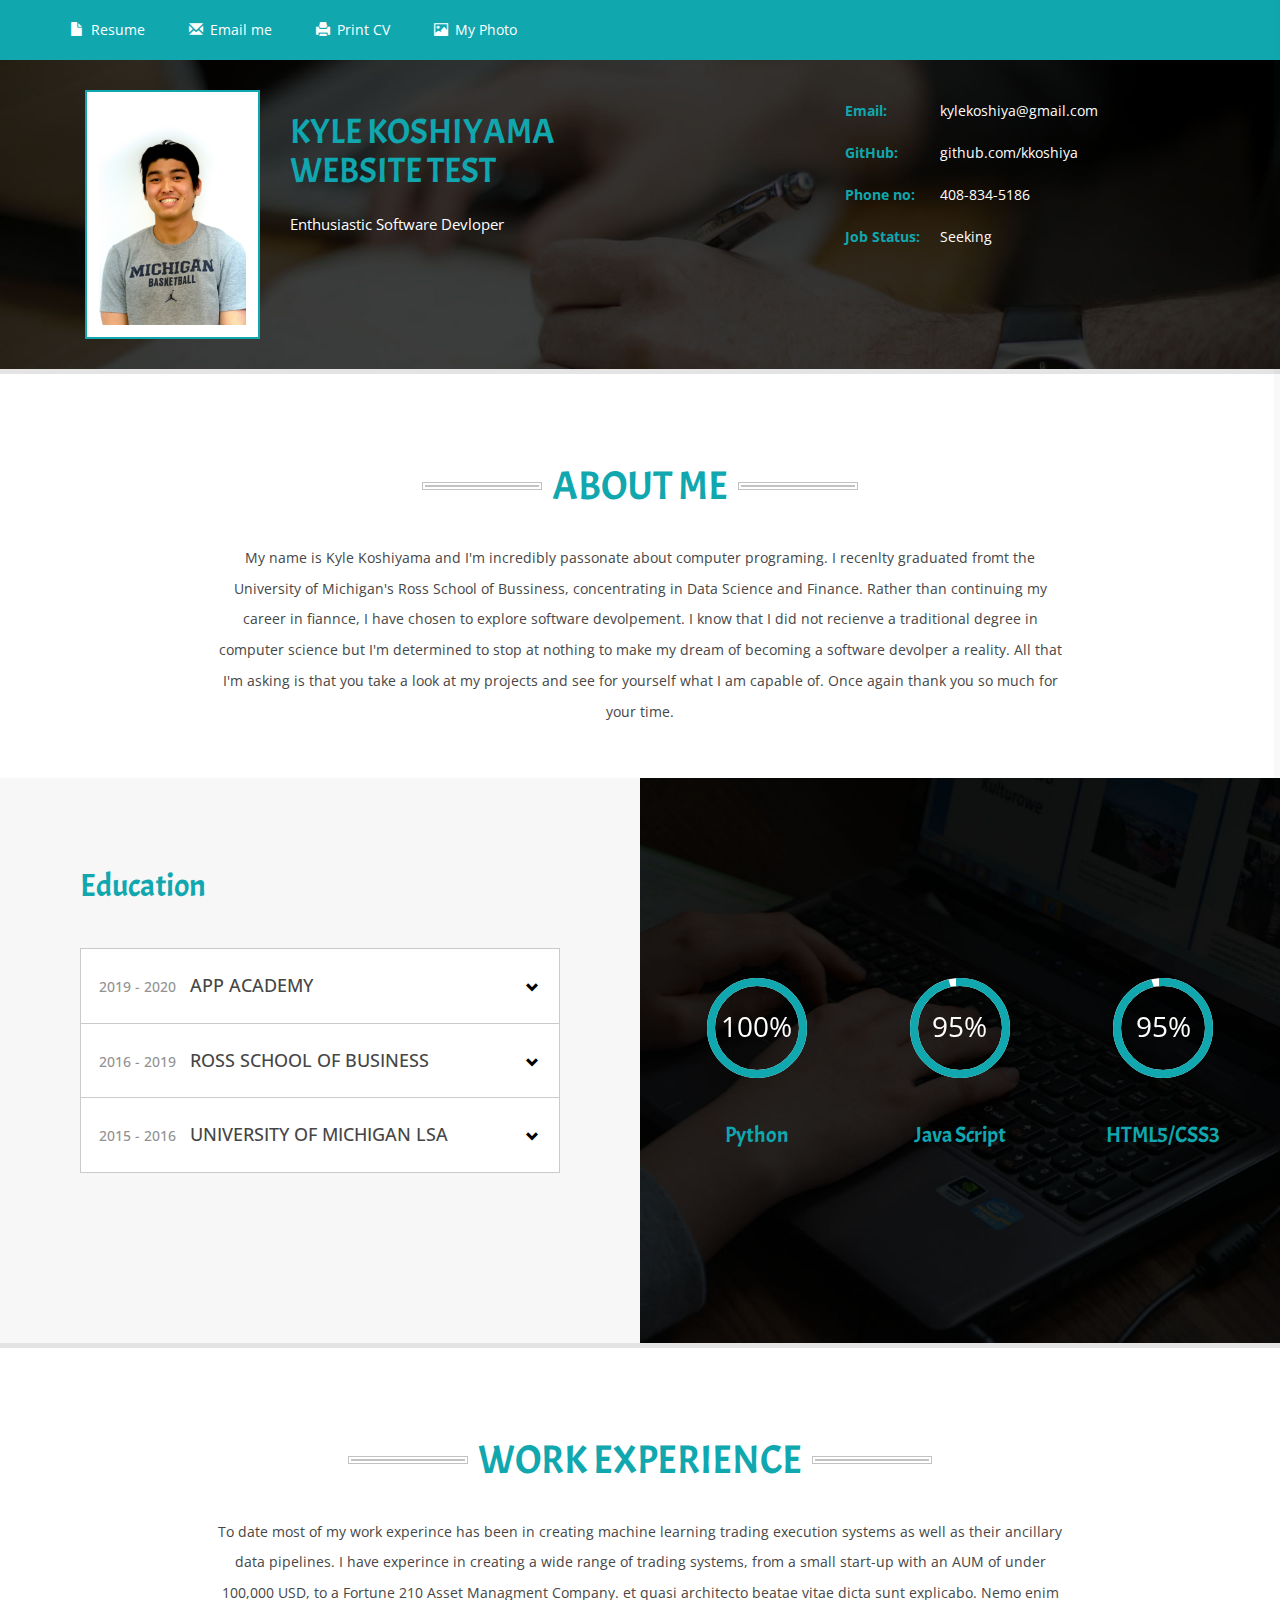
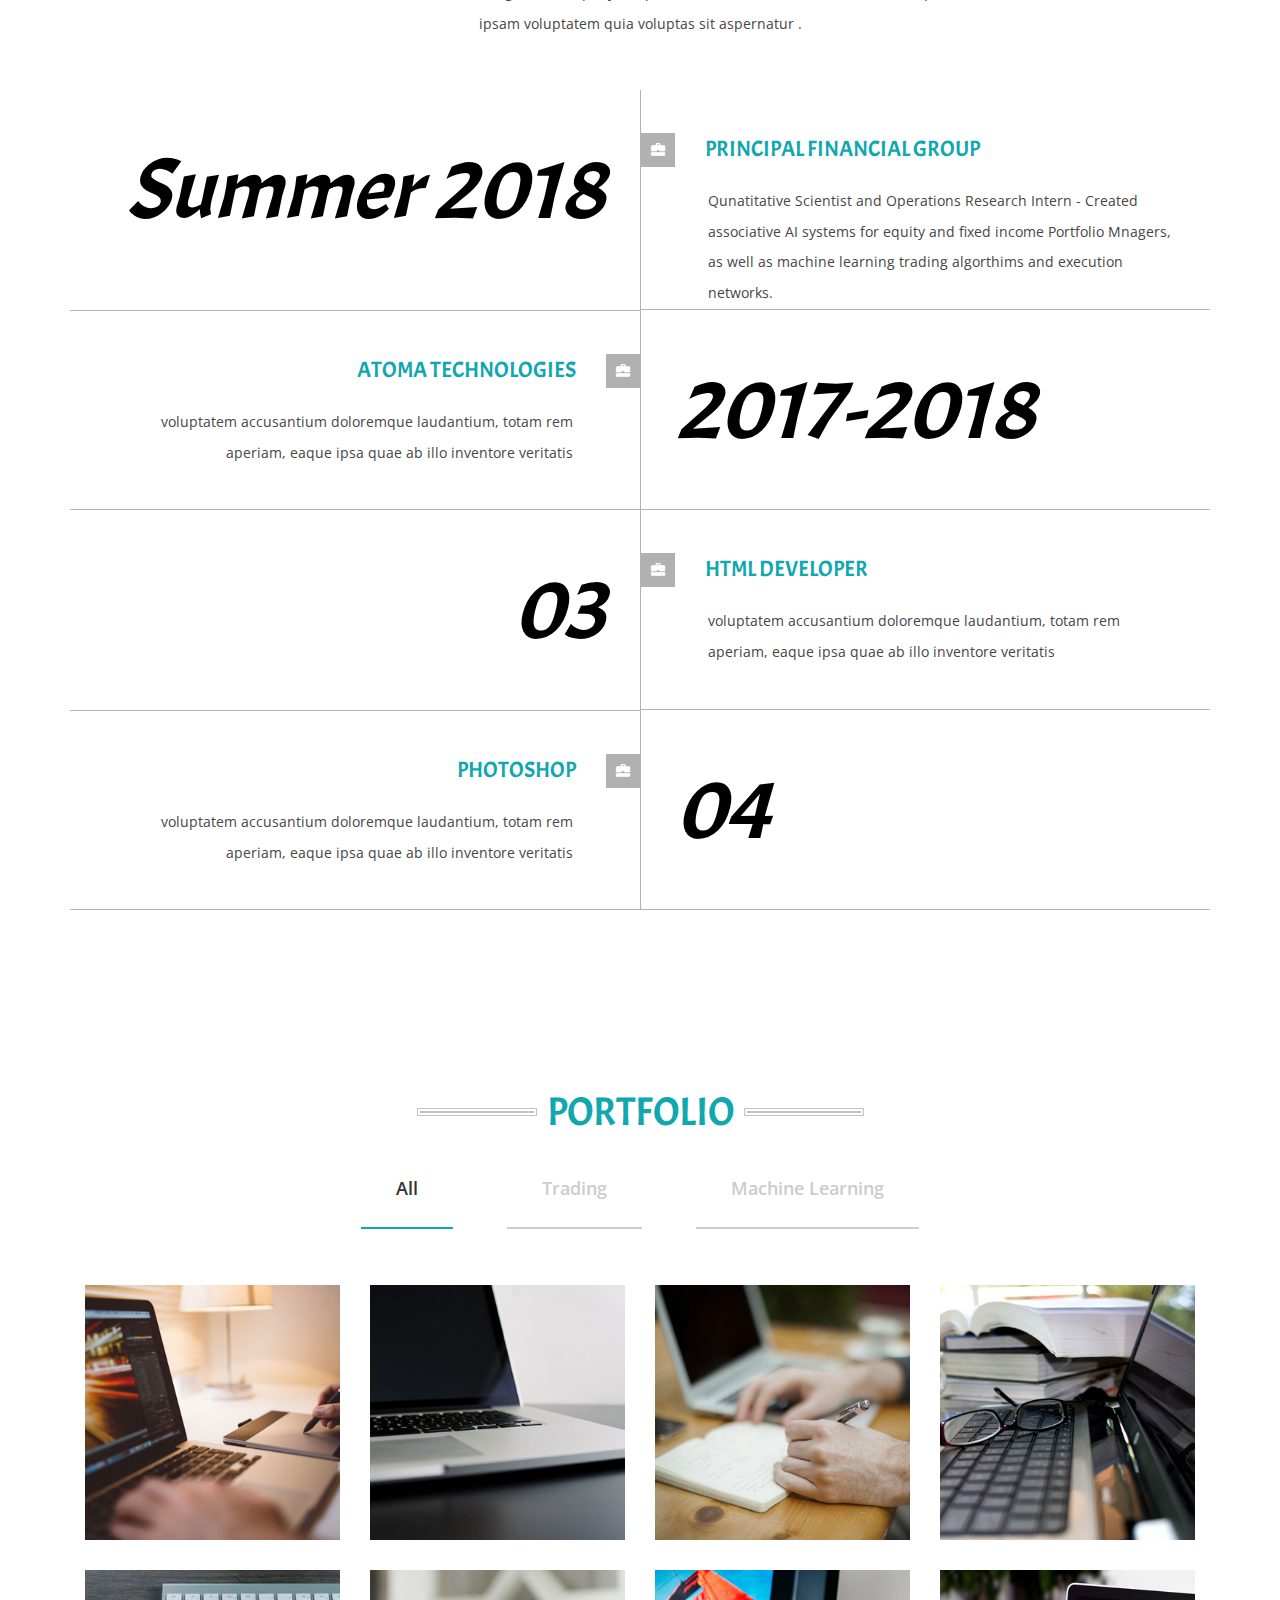
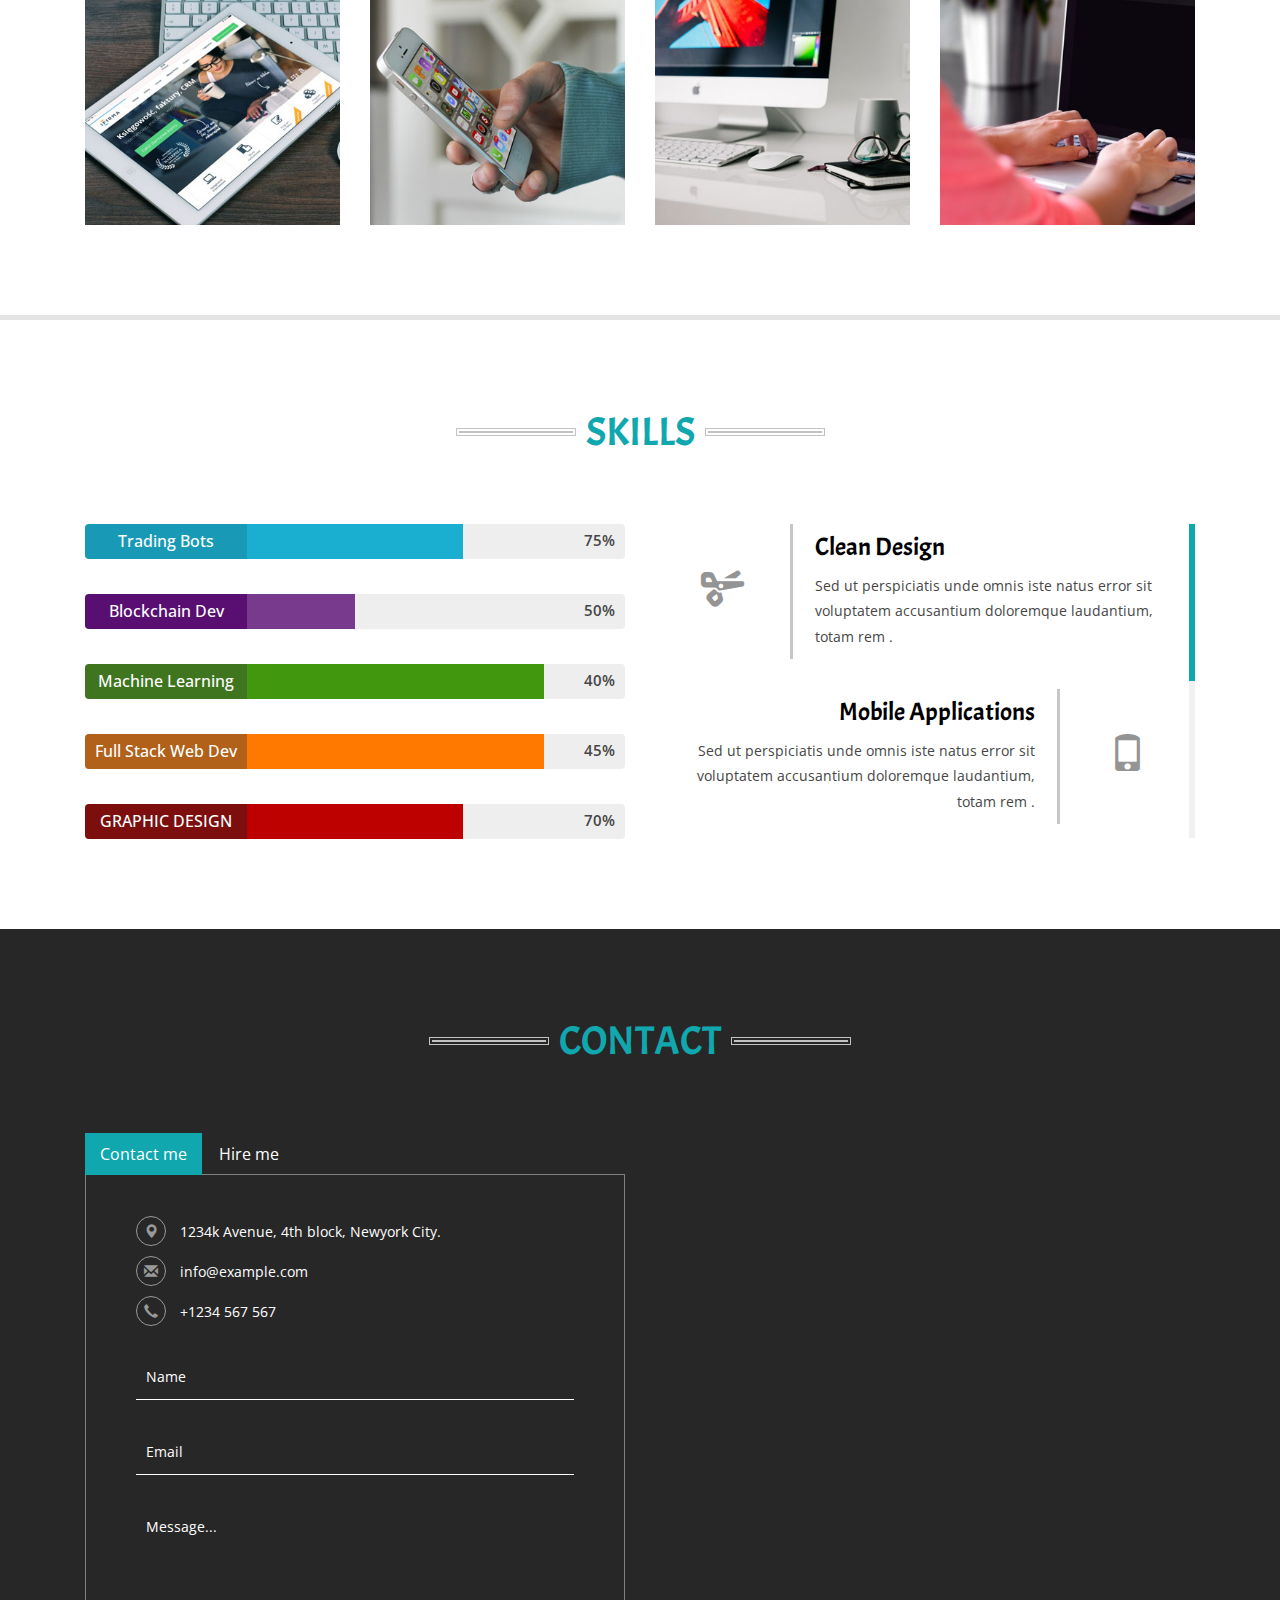
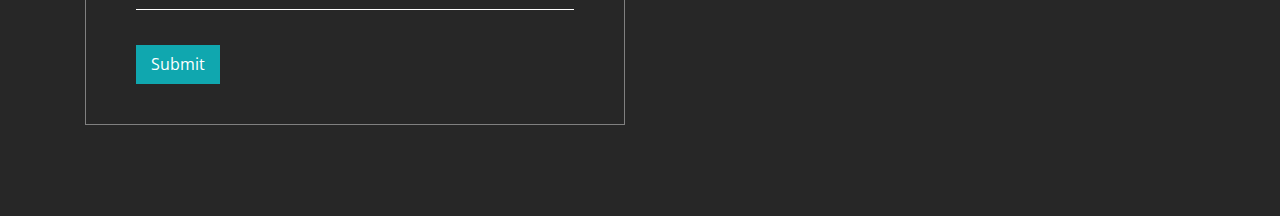
<file: Website/index.html>
<!DOCTYPE html>
<html>
<head>
<!-- for-mobile-apps -->
<meta name="viewport" content="width=device-width, initial-scale=1">
<meta http-equiv="Content-Type" content="text/html; charset=utf-8" />
<meta name="keywords" content="Resume Responsive web template, Bootstrap Web Templates, Flat Web Templates, Android Compatible web template, 
Smartphone Compatible web template, free webdesigns for Nokia, Samsung, LG, SonyEricsson, Motorola web design" />
<script type="application/x-javascript"> addEventListener("load", function() { setTimeout(hideURLbar, 0); }, false);
		function hideURLbar(){ window.scrollTo(0,1); } </script>
<!-- //for-mobile-apps -->
<link href="css/bootstrap.css" rel="stylesheet" type="text/css" media="all" />
<link href="css/style.css" rel="stylesheet" type="text/css" media="all" />
<!-- js -->
<script type="text/javascript" src="js/jquery-2.1.4.min.js"></script>
<!-- //js -->
<!-- fonts -->
<link href='//fonts.googleapis.com/css?family=Open+Sans:300italic,400italic,600italic,700italic,800italic,400,300,600,700,800' rel='stylesheet' type='text/css'>
<link href='//fonts.googleapis.com/css?family=Acme' rel='stylesheet' type='text/css'><!-- //fonts -->

	<!-- start-smoth-scrolling -->
		<script type="text/javascript" src="js/move-top.js"></script>
		<script type="text/javascript" src="js/easing.js"></script>
		<script type="text/javascript">
			jQuery(document).ready(function($) {
				$(".scroll").click(function(event){		
					event.preventDefault();
					$('html,body').animate({scrollTop:$(this.hash).offset().top},1000);
				});
			});
		</script>
	<!-- start-smoth-scrolling -->

<!-- skills -->
<script src="js/pie-chart.js" type="text/javascript"></script>
 <script type="text/javascript">

        $(document).ready(function () {
            $('#demo-pie-1').pieChart({
                barColor: '#10A7AF',
                trackColor: '#fff',
                lineCap: 'round',
                lineWidth: 8,
                onStep: function (from, to, percent) {
                    $(this.element).find('.pie-value').text(Math.round(percent) + '%');
                }
            });

            $('#demo-pie-2').pieChart({
                barColor: '#10A7AF',
                trackColor: '#fff',
                lineCap: 'butt',
                lineWidth: 8,
                onStep: function (from, to, percent) {
                    $(this.element).find('.pie-value').text(Math.round(percent) + '%');
                }
            });

            $('#demo-pie-3').pieChart({
                barColor: '#10A7AF',
                trackColor: '#fff',
                lineCap: 'square',
                lineWidth: 8,
                onStep: function (from, to, percent) {
                    $(this.element).find('.pie-value').text(Math.round(percent) + '%');
                }
            });
			
			$('#demo-pie-4').pieChart({
                barColor: '#10A7AF',
                trackColor: '#fff',
                lineCap: 'square',
                lineWidth: 8,
                onStep: function (from, to, percent) {
                    $(this.element).find('.pie-value').text(Math.round(percent) + '%');
                }
            });
        });
    </script>
<!-- skills -->
<script type="text/javascript" src="js/numscroller-1.0.js"></script>

</head>
<body>
<!-- banner -->
<div class="header-top">
	<div class="container">
		<ul>
			<li><a href="#portfolioModal9"><span class="glyphicon glyphicon-file" aria-hidden="true"></span>Resume</a></li>
			<li><a class="scroll" href="#emailme"><span class="glyphicon glyphicon-envelope" aria-hidden="true"></span>Email me</a></li>
			<li><a href="javascript:window.print()"><span class="glyphicon glyphicon-print" aria-hidden="true"></span>Print CV</a></li>
			<li><a href="#portfolioModal9" class="portfolio-link b-link-diagonal b-animate-go" data-toggle="modal">
				<span class="glyphicon glyphicon-picture" aria-hidden="true"></span>My Photo</a></li>
		</ul>
	</div>
</div>	
<div class="header">
	<div class="container">
		<div class="col-md-8 header-left">
			<div class="col-sm-5 pro-pic">
				<img class="img-responsive" src="images/pic1.jpg" alt=" "/>
			</div>
			<div class="col-sm-5 pro-text">
				<h1>Kyle Koshiyama Website test</h1>
				<p>Enthusiastic Software Devloper</p>
			</div>
			<div class="clearfix"></div>
		</div>
		<div class="col-md-4 header-right ">
			<ul class="list-left">
				<li>Email:</li>
				<li>GitHub:</li>
				<li>Phone no:</li>
				<li>Job Status: </li>
			</ul>
			<ul class="list-right">
				<li><a href="mailto:kylekoshiya@gmail.com">kylekoshiya@gmail.com</a></li>
				<li><a href="github.com/kkoshiya">github.com/kkoshiya</a></li>
				<li>408-834-5186</li>
				<li>Seeking</li>
			</ul>
			<div class="clearfix"></div>
		</div>
		<div class="clearfix"></div>
	</div>
</div>
<!-- //banner -->
<!-- about -->
<div id="about" class="about">
	<div class="container">
		<h3 class="tittle">About Me</h3>
		<p class="abt-para">My name is Kyle Koshiyama and I'm incredibly passonate about  computer programing. I recenlty graduated fromt the University of Michigan's Ross School of Bussiness, concentrating in Data Science and Finance. Rather than continuing my career in fiannce, I have chosen to explore software devolpement. I know that I did not recienve a traditional degree in computer science but I'm determined to stop at nothing to make my dream of becoming a software devolper a reality. All that I'm asking is that you take a look at my projects and see for yourself what I am capable of. Once again thank you so much for your time.		</p>
	</div>
	<div class="col-md-6 abt-left ">
		<h2>Education</h2>
				<div class="accordion">

							<div class="accordion-section">
								<h5><a class="accordion-section-title" href="#accordion-1">
										<span>2019 - 2020</span> App Academy
										<i class="glyphicon glyphicon-chevron-down"></i>
										<div class="clearfix"></div>
									</a></h5>
								<div id="accordion-1" class="accordion-section-content">
									<h6>Honors & Awards</h6>
									<ul>
										<li><span class="glyphicon glyphicon-ok" aria-hidden="true"></span><a href="#">Full Stack Software Decelopment Course </a></li>
										<li><span class="glyphicon glyphicon-ok" aria-hidden="true"></span><a href="#">Top 10 Finisher in the Michigan
												Business Challenge</a></li>
									</ul>
								</div>
							</div>

							<div class="accordion-section">
								<h5><a class="accordion-section-title" href="#accordion-1">
									<span>2016 - 2019</span> Ross School of Business 
								<i class="glyphicon glyphicon-chevron-down"></i><div class="clearfix"></div>
								</a></h5>
								<div id="accordion-2" class="accordion-section-content">
									<h6>Honors & Awards</h6>
									<ul>
										<li><span class="glyphicon glyphicon-ok" aria-hidden="true"></span><a href="#">Bachelors in Business Administration </a></li>
										<li><span class="glyphicon glyphicon-ok" aria-hidden="true"></span><a href="#">Margaret S. Huntington Actuarial Research Scholarship</a></li>
										<li><span class="glyphicon glyphicon-ok" aria-hidden="true"></span><a href="#">Top 10 Finisher in the Michigan Business Challenge</a></li>
										
									</ul>
								</div>
							</div>

							<div class="accordion-section">
								<h5><a class="accordion-section-title" href="#accordion-2">
									<span>2015 - 2016</span> University Of Michigan LSA
								<i class="glyphicon glyphicon-chevron-down"></i><div class="clearfix"></div>
								</a></h5>
								<div id="accordion-3" class="accordion-section-content">
									<h6>Honors and Scores</h6>
									<ul>
										<li><span class="glyphicon glyphicon-ok" aria-hidden="true"></span><a href="#">University Honor Roll</a></li>
										<li><span class="glyphicon glyphicon-ok" aria-hidden="true"></span><a href="#">Dare to Dream Grant Recipient</a></li>
										<li><span class="glyphicon glyphicon-ok" aria-hidden="true"></span><a href="#">Freshman Michigan Business Challenge finalist</a></li>
									</ul>
								</div>
							</div>

							<!-- <div class="accordion-section">
								<h5><a class="accordion-section-title" href="#accordion-3">
									<span>2011 - 2015</span> Palo Alto High School 
								<i class="glyphicon glyphicon-chevron-down"></i><div class="clearfix"></div>
								</a></h5>
								<div id="accordion-4" class="accordion-section-content">
									<h6>Competitions</h6>
									<ul>
										<li><span class="glyphicon glyphicon-ok" aria-hidden="true"></span><a href="#"></a></li>
										<li><span class="glyphicon glyphicon-ok" aria-hidden="true"></span><a href="#"></a></li>
										<li><span class="glyphicon glyphicon-ok" aria-hidden="true"></span><a href="#"></a></li>
									</ul>
								</div>
							</div> -->
							
							
				</div>
				<script>
							jQuery(document).ready(function() {
								function close_accordion_section() {
									jQuery('.accordion .accordion-section-title').removeClass('active');
									jQuery('.accordion .accordion-section-content').slideUp(300).removeClass('open');
								}

								jQuery('.accordion-section-title').click(function(e) {
									// Grab current anchor value
									var currentAttrValue = jQuery(this).attr('href');

									if(jQuery(e.target).is('.active')) {
										close_accordion_section();
									}else {
										close_accordion_section();

										// Add active class to section title
										jQuery(this).addClass('active');
										// Open up the hidden content panel
										jQuery('.accordion ' + currentAttrValue).slideDown(300).addClass('open'); 
									}

									e.preventDefault();
								});
							});
				</script>
	</div>
	<div class="col-md-6 abt-right ">
		<div class="col-sm-4 abt-gd-left text-center">
			<div id="demo-pie-1" class="pie-title-center" data-percent="100"> <span class="pie-value"></span> </div>
			<h4>Python</h4>
		</div>
		
		<div class="col-sm-4 abt-gd-left text-center">		   
			<div id="demo-pie-3" class="pie-title-center" data-percent="95"> <span class="pie-value"></span> </div>
			<h4>Java Script</h4>
		</div>
		<div class="col-sm-4 abt-gd-left text-center">		   
			<div id="demo-pie-4" class="pie-title-center" data-percent="95"> <span class="pie-value"></span> </div>
			<h4>HTML5/CSS3</h4>
		</div>
		<div class="clearfix"></div>
	</div>
	<div class="clearfix"></div>
</div>
<!-- about -->
<!-- education -->
<div class="employment">
	<div class="container">
		<h3 class="tittle ">Work Experience</h3>
		<p class="abt-para ">To date most of my work experince has been in creating machine learning trading execution systems as well as their  
		ancillary data pipelines. I have experince in creating a wide range of trading systems, from a small start-up with an AUM of under 100,000 USD, to a 
		Fortune 210 Asset Managment Company. 
		et quasi architecto beatae vitae dicta sunt explicabo. 
		Nemo enim ipsam voluptatem quia voluptas sit aspernatur . </p>
		<div class="col-md-6 employ-left">
			<h4>Summer 2018</h4>
		</div>
		<div class="col-md-6 employ-right">
			<h5><span class="glyphicon glyphicon-briefcase" aria-hidden="true"></span>Principal Financial Group</h5>
			<p>Qunatitative Scientist and Operations Research Intern - Created associative AI systems for equity and fixed income Portfolio Mnagers, as well as
		machine learning trading algorthims and execution networks. </p>
		</div>
		<div class="col-md-6 employ-left2">
			<h5>Atoma Technologies<span class="glyphicon glyphicon-briefcase" aria-hidden="true"></span></h5>
			<p>voluptatem accusantium doloremque laudantium, totam 
		rem aperiam, eaque ipsa quae ab illo inventore veritatis </p>
		</div>
		<div class="col-md-6 employ-right2">
			<h4>2017-2018</h4>
		</div>
		<div class="col-md-6 employ-left ">
			<h4>03</h4>
		</div>
		<div class="col-md-6 employ-right">
			<h5><span class="glyphicon glyphicon-briefcase" aria-hidden="true"></span>HTML Developer</h5>
			<p>voluptatem accusantium doloremque laudantium, totam 
		rem aperiam, eaque ipsa quae ab illo inventore veritatis </p>
		</div>
		<div class="col-md-6 employ-left2">
			<h5>Photoshop<span class="glyphicon glyphicon-briefcase" aria-hidden="true"></span></h5>
			<p>voluptatem accusantium doloremque laudantium, totam 
		rem aperiam, eaque ipsa quae ab illo inventore veritatis </p>
		</div>
		<div class="col-md-6 employ-right2">
			<h4>04</h4>
		</div>
		<div class="clearfix"></div>
	</div>
</div> 
<!-- education -->
<!-- num scroller -->
<!-- <div class="num-scroller">
	<div class="container">
		<h3 class="tittle ">Milestones Achieved</h3>
		<div class="col-md-3 capabil-grid text-center">
			
			<div class='numscroller numscroller-big-bottom' data-slno='1' data-min='0' data-max='1000' data-delay='.5' data-increment="100">100</div>
			<p>Projects Done</p>		
		</div>
		<div class="col-md-3 capabil-grid text-center">
					
			<div class='numscroller numscroller-big-bottom' data-slno='1' data-min='0' data-max='1700' data-delay='.5' data-increment="5">5000</div>
			<p>Trades Executed</p>	
		</div>
		<div class="col-md-3 capabil-grid text-center" >
			
			<div class='numscroller numscroller-big-bottom' data-slno='1' data-min='0' data-max='9000' data-delay='.5' data-increment="100">9000</div>				
			<p>Clients</p>
		</div>
		<div class="col-md-3 capabil-grid text-center">			
			<div class='numscroller numscroller-big-bottom' data-slno='1' data-min='0' data-max='2500' data-delay='.5' data-increment="1">2500</div>
			<p>Likes</p>
		</div>
		<div class="clearfix"></div>
	</div>
</div> -->
<!-- //num scroller -->
<!-- portfolio -->
<div class="portfolio">
	<div class="container">
		<h3 class="tittle ">Portfolio</h3>
			<div class="portfolio-grids">
				<script src="js/easyResponsiveTabs.js" type="text/javascript"></script>
				<script type="text/javascript">
									$(document).ready(function () {
										$('#horizontalTab').easyResponsiveTabs({
											type: 'default', //Types: default, vertical, accordion           
											width: 'auto', //auto or any width like 600px
											fit: true   // 100% fit in a container
										});
									});
									
				</script>
				<div class="sap_tabs">
					<div id="horizontalTab" style="display: block; width: 100%; margin: 0px;">
						<ul class="resp-tabs-list">
							<li class="resp-tab-item" aria-controls="tab_item-0" role="tab"><span>All</span></li> 
							<li class="resp-tab-item" aria-controls="tab_item-1" role="tab"><span>Trading</span></li> 
							<li class="resp-tab-item" aria-controls="tab_item-2" role="tab"><span>Machine Learning</span></li> 
						</ul>				  	 
						<div class="resp-tabs-container">
							<div class="tab-1 resp-tab-content" aria-labelledby="tab_item-0">
								<div class="col-md-3 team-gd ">
									<div class="thumb">
										<a href="#portfolioModal1" class="portfolio-link b-link-diagonal b-animate-go" data-toggle="modal"><img src="images/pic4.jpg" alt="">
										<div class="team_pos">
											<ul>
												<li>
													<div class="morph pic fb_icon1">
													</div>
												</li>
											</ul>
										</div>
										</a>
									</div>
								</div>
								<div class="col-md-3 team-gd ">
									<div class="thumb">
										<a href="#portfolioModal3" class="portfolio-link b-link-diagonal b-animate-go" data-toggle="modal"><img src="images/pic5.jpg" alt="">
										<div class="team_pos">
											<ul>
												<li>
													<div class="morph pic fb_icon1">
													</div>
												</li>
											</ul>
										</div>
										</a>
									</div>
								</div>
								<div class="col-md-3 team-gd ">
									<div class="thumb">
										<a href="#portfolioModal2" class="portfolio-link b-link-diagonal b-animate-go" data-toggle="modal"><img src="images/pic9.jpg" alt="">
										<div class="team_pos">
											<ul>
												<li>
													<div class="morph pic fb_icon1">
													</div>
												</li>
											</ul>
										</div>
										</a>
									</div>
								</div>
								<div class="col-md-3 team-gd ">
									<div class="thumb">
										<a href="#portfolioModal4" class="portfolio-link b-link-diagonal b-animate-go" data-toggle="modal"><img src="images/pic6.jpg" alt="">
										<div class="team_pos">
											<ul>
												<li>
													<div class="morph pic fb_icon1">
													</div>
												</li>
											</ul>
										</div>
										</a>
									</div>
								</div>
								<div class="col-md-3 team-gd yes_marg ">
									<div class="thumb">
										<a href="#portfolioModal5" class="portfolio-link b-link-diagonal b-animate-go" data-toggle="modal"><img src="images/pic10.jpg" alt="">
										<div class="team_pos">
											<ul>
												<li>
													<div class="morph pic fb_icon1">
													</div>
												</li>
											</ul>
										</div>
										</a>
									</div>
								</div>
								<div class="col-md-3 team-gd yes_marg ">
									<div class="thumb">
										<a href="#portfolioModal6" class="portfolio-link b-link-diagonal b-animate-go" data-toggle="modal"><img src="images/pic11.jpg" alt="">
										<div class="team_pos">
											<ul>
												<li>
													<div class="morph pic fb_icon1">
													</div>
												</li>
											</ul>
										</div>
										</a>
									</div>
								</div>
								<div class="col-md-3 team-gd yes_marg ">
									<div class="thumb">
										<a href="#portfolioModal7" class="portfolio-link b-link-diagonal b-animate-go" data-toggle="modal"><img src="images/pic13.jpg" alt="">
										<div class="team_pos">
											<ul>
												<li>
													<div class="morph pic fb_icon1">
													</div>
												</li>
											</ul>
										</div>
										</a>
									</div>
								</div>
								<div class="col-md-3 team-gd yes_marg ">
									<div class="thumb">
										<a href="#portfolioModal8" class="portfolio-link b-link-diagonal b-animate-go" data-toggle="modal"><img src="images/pic14.jpg" alt="">
										<div class="team_pos">
											<ul>
												<li>
													<div class="morph pic fb_icon1">
													</div>
												</li>
											</ul>
										</div>
										</a>
									</div>
								</div>
								<div class="clearfix"></div>
							</div>
							<div class="tab-1 resp-tab-content" aria-labelledby="tab_item-1">
								<div class="col-md-3 team-gd ">
									<div class="thumb">
										<a href="#portfolioModal5" class="portfolio-link b-link-diagonal b-animate-go" data-toggle="modal"><img src="images/pic10.jpg" alt="">
										<div class="team_pos">
											<ul>
												<li>
													<div class="morph pic fb_icon1">
													</div>
												</li>
											</ul>
										</div>
										</a>
									</div>
								</div>
								<div class="col-md-3 team-gd  ">
									<div class="thumb">
										<a href="#portfolioModal6" class="portfolio-link b-link-diagonal b-animate-go" data-toggle="modal"><img src="images/pic11.jpg" alt="">
										<div class="team_pos">
											<ul>
												<li>
													<div class="morph pic fb_icon1">
													</div>
												</li>
											</ul>
										</div>
										</a>
									</div>
								</div>
								<div class="col-md-3 team-gd ">
									<div class="thumb">
										<a href="#portfolioModal7" class="portfolio-link b-link-diagonal b-animate-go" data-toggle="modal"><img src="images/pic13.jpg" alt="">
										<div class="team_pos">
											<ul>
												<li>
													<div class="morph pic fb_icon1">
													</div>
												</li>
											</ul>
										</div>
										</a>
									</div>
								</div>
								<div class="clearfix"></div>
							</div>
							<div class="tab-1 resp-tab-content" aria-labelledby="tab_item-2">
								<div class="col-md-3 team-gd ">
									<div class="thumb">
										<a href="#portfolioModal2" class="portfolio-link b-link-diagonal b-animate-go" data-toggle="modal"><img src="images/pic9.jpg" alt="">
										<div class="team_pos">
											<ul>
												<li>
													<div class="morph pic fb_icon1">
													</div>
												</li>
											</ul>
										</div>
										</a>
									</div>
								</div>
								<div class="col-md-3 team-gd ">
									<div class="thumb">
										<a href="#portfolioModal4" class="portfolio-link b-link-diagonal b-animate-go" data-toggle="modal"><img src="images/pic6.jpg" alt="">
										<div class="team_pos">
											<ul>
												<li>
													<div class="morph pic fb_icon1">
													</div>
												</li>
											</ul>
										</div>
										</a>
									</div>
								</div>
								<div class="col-md-3 team-gd">
									<div class="thumb">
										<a href="#portfolioModal5" class="portfolio-link b-link-diagonal b-animate-go" data-toggle="modal"><img src="images/pic10.jpg" alt="">
										<div class="team_pos">
											<ul>
												<li>
													<div class="morph pic fb_icon1">
													</div>
												</li>
											</ul>
										</div>
										</a>
									</div>
								</div>
								<div class="col-md-3 team-gd">
									<div class="thumb">
										<a href="#portfolioModal6" class="portfolio-link b-link-diagonal b-animate-go" data-toggle="modal"><img src="images/pic11.jpg" alt="">
										<div class="team_pos">
											<ul>
												<li>
													<div class="morph pic fb_icon1">
													</div>
												</li>
											</ul>
										</div>
										</a>
									</div>
								</div>
								<div class="clearfix"></div>
							</div>
						</div>
					</div>
				</div>
			</div>
	</div>
</div>
<!-- //portfolio -->
<!-- more skills -->
<div class="more">
	<div class="container">
		<h3 class="tittle ">Skills</h3>
		<div class="col-md-6 skill-left ">
			<div class="progress">
				  <div class="progress-bar progress-bar-success" style="width: 30%">Trading Bots
					<span class="sr-only">35% Complete (success)</span>
				  </div>
				  <div class="progress-bar progress-bar-warning " style="width: 40%">
					<span class="sr-only"></span>
				  </div>
				  <p>75%</p>
				  <div class="clearfix"></div>
			</div>
			<div class="progress">
				  <div class="progress-bar progress-bar-success1" style="width: 30%">Blockchain Dev
					<span class="sr-only">35% Complete (success)</span>
				  </div>
				  <div class="progress-bar progress-bar-warning1" style="width: 20%">
					<span class="sr-only"></span>
				  </div>
				  <p>50%</p>
				  <div class="clearfix"></div>
			</div>
			<div class="progress">
				  <div class="progress-bar progress-bar-success3" style="width: 30%">Machine Learning
					<span class="sr-only">70% Complete (success)</span>
				  </div>
				  <div class="progress-bar progress-bar-warning3 " style="width: 55%">
					<span class="sr-only"></span>
				  </div>
				  <p>40%</p>
				  <div class="clearfix"></div>
			</div>
			<div class="progress">
				  <div class="progress-bar progress-bar-success2" style="width: 30%">Full Stack Web Dev
					<span class="sr-only">35% Complete (success)</span>
				  </div>
				  <div class="progress-bar progress-bar-warning2" style="width: 55%">
					<span class="sr-only"></span>
				  </div>
				  <p>45%</p>
				  <div class="clearfix"></div>
			</div>
			
			<div class="progress no-marg">
				  <div class="progress-bar progress-bar-success4" style="width: 30%">GRAPHIC DESIGN
					<span class="sr-only">35% Complete (success)</span>
				  </div>
				  <div class="progress-bar progress-bar-warning4" style="width: 40%">
					<span class="sr-only"></span>
				  </div>
				  <p>70%</p>
				  <div class="clearfix"></div>
			</div>
		</div>
		<div class="col-md-6 skill-right ">
			<div class="scrollbar scrollbar1">
				<div class="more-gds">
					<div class="col-sm-3 more-left">
						<span class="glyphicon glyphicon-scissors" aria-hidden="true"></span>
					</div>
					<div class="col-sm-9 more-right">
						<h4>Clean Design</h4>
						<p>Sed ut perspiciatis unde omnis iste natus error 
						sit voluptatem accusantium doloremque laudantium,
						totam rem .</p>
					</div>
					<div class="clearfix"></div>
				</div>
				<div class="more-gds yes_marg">
					<div class="col-sm-9 more-right2">
						<h4>Mobile Applications</h4>
						<p>Sed ut perspiciatis unde omnis iste natus error 
						sit voluptatem accusantium doloremque laudantium,
						totam rem .</p>
					</div>
					<div class="col-sm-3 more-left">
						<span class="glyphicon glyphicon-phone" aria-hidden="true"></span>
					</div>
					<div class="clearfix"></div>
				</div>
				<div class="more-gds yes_marg">
					<div class="col-sm-3 more-left">
						<span class="glyphicon glyphicon-wrench" aria-hidden="true"></span>
					</div>
					<div class="col-sm-9 more-right">
						<h4>Support</h4>
						<p>Sed ut perspiciatis unde omnis iste natus error 
						sit voluptatem accusantium doloremque laudantium,
						totam rem .</p>
					</div>
					<div class="clearfix"></div>
				</div>
				<div class="more-gds yes_marg">
					<div class="col-sm-9 more-right2">
						<h4>Marketing</h4>
						<p>Sed ut perspiciatis unde omnis iste natus error 
						sit voluptatem accusantium doloremque laudantium,
						totam rem .</p>
					</div>
					<div class="col-sm-3 more-left">
						<span class="glyphicon glyphicon-send" aria-hidden="true"></span>
					</div>
					<div class="clearfix"></div>
				</div>
			</div>
		</div>
		<div class="clearfix"></div>
	</div>
</div>
<!-- more skills -->
<!-- contact -->
<div id="emailme" class="contact">
	<div class="container">
		<h3 class="tittle">Contact</h3>
		<div class="col-md-6 contact-left ">
			<div class="horizontal-tab">
				<ul class="nav nav-tabs">
					<li class="active"><a href="#tab1" data-toggle="tab" aria-expanded="false">Contact me</a></li>
					<li class=""><a href="#tab2" data-toggle="tab" aria-expanded="false">Hire me</a></li>
				</ul>
				<div class="tab-content">
					<div class="tab-pane active in" id="tab1">
						<div class="contact-form">
							<ul>
								<li><i class="glyphicon glyphicon-map-marker" aria-hidden="true"></i>1234k Avenue, 4th block, <span>Newyork City.</span></li>
								<li><i class="glyphicon glyphicon-envelope" aria-hidden="true"></i><a href="mailto:info@example.com">info@example.com</a></li>
								<li><i class="glyphicon glyphicon-earphone" aria-hidden="true"></i>+1234 567 567</li>
							</ul>
							<form>
								<input type="text" value="Name" onfocus="this.value = '';" onblur="if (this.value == '') {this.value = 'Name';}" required="">
								<input type="email" value="Email" onfocus="this.value = '';" onblur="if (this.value == '') {this.value = 'Email';}" required="">
								<textarea type="text" onfocus="this.value = '';" onblur="if (this.value == '') {this.value = 'Message...';}" required="">Message...</textarea>
								<input type="submit" value="Submit" >
							</form>
						</div>
					 
					</div>
					<div class="tab-pane" id="tab2">
					  <div class="contact-form">
							<form>
								<input type="text" value="Name" onfocus="this.value = '';" onblur="if (this.value == '') {this.value = 'Name';}" required="">
								<input type="email" value="Email" onfocus="this.value = '';" onblur="if (this.value == '') {this.value = 'Email';}" required="">
								<textarea type="text" onfocus="this.value = '';" onblur="if (this.value == '') {this.value = 'Message...';}" required="">Description...</textarea>
								<input id="uploadFile" placeholder="Choose File" disabled="disabled" />
									<div class="fileUpload btn btn-primary">
										<span>Upload</span>
										<input id="uploadBtn" type="file" class="upload" />
									</div>
								<input type="submit" value="Send Request" >
							</form>
							<script>
								document.getElementById("uploadBtn").onchange = function () {
									document.getElementById("uploadFile").value = this.value;
								};
							</script>
						</div>
					</div>
					
				</div>
            </div>
		</div>
		<div class="col-md-6 contact-right ">
			<iframe src="https://www.google.com/maps/embed?pb=!1m10!1m8!1m3!1d2482.432383990807!2d0.028213999961443994!3d51.52362882484525!3m2!1i1024!2i768!4f13.1!5e0!3m2!1sen!2sin!4v1423469959819" frameborder="0" style="border:0"></iframe>
		</div>
		<div class="clearfix"></div>
	</div>
</div>
<!-- //contact -->
<!-- for bootstrap working -->
	<script src="js/bootstrap.js"></script>
<!-- //for bootstrap working -->
<div class="portfolio-modal modal fade slideanim" id="portfolioModal1" tabindex="-1" role="dialog" aria-hidden="true">
    <div class="modal-content port-modal">
        <div class="close-modal" data-dismiss="modal">
            <div class="lr">
                <div class="rl"></div>
            </div>
        </div>
        <div class="container">
			<div class="row">
                <div class="col-lg-8 col-lg-offset-2 text-center">
                    <div class="modal-body">
						<h3>Image-Title</h3>
                        <img src="images/pic4.jpg" class="img-responsive img-centered" alt="">
                        <p>Lorem Ipsum is simply dummy text of the printing and typesetting industry. Lorem Ipsum has been the industry's standard dummy text ever since the 1500s, when an unknown printer took a galley of type and scrambled it to make a type specimen book.</p>
                    </div>
                </div>
            </div>
        </div>
    </div>
</div>
<div class="portfolio-modal modal fade slideanim" id="portfolioModal2" tabindex="-1" role="dialog" aria-hidden="true">
    <div class="modal-content port-modal">
        <div class="close-modal" data-dismiss="modal">
            <div class="lr">
                <div class="rl"></div>
            </div>
        </div>
        <div class="container">
			<div class="row">
                <div class="col-lg-8 col-lg-offset-2 text-center">
                    <div class="modal-body">
						<h3>Image-Title</h3>
                        <img src="images/pic9.jpg" class="img-responsive img-centered" alt="">
                        <p>Lorem Ipsum is simply dummy text of the printing and typesetting industry. Lorem Ipsum has been the industry's standard dummy text ever since the 1500s, when an unknown printer took a galley of type and scrambled it to make a type specimen book.</p>
                    </div>
                </div>
            </div>
        </div>
    </div>
</div>
<div class="portfolio-modal modal fade slideanim" id="portfolioModal3" tabindex="-1" role="dialog" aria-hidden="true">
    <div class="modal-content port-modal">
        <div class="close-modal" data-dismiss="modal">
            <div class="lr">
                <div class="rl"></div>
            </div>
        </div>
        <div class="container">
			<div class="row">
                <div class="col-lg-8 col-lg-offset-2 text-center">
                    <div class="modal-body">
						<h3>Image-Title</h3>
                        <img src="images/pic5.jpg" class="img-responsive img-centered" alt="">
                        <p>Lorem Ipsum is simply dummy text of the printing and typesetting industry. Lorem Ipsum has been the industry's standard dummy text ever since the 1500s, when an unknown printer took a galley of type and scrambled it to make a type specimen book.</p>
                    </div>
                </div>
            </div>
        </div>
    </div>
</div>
<div class="portfolio-modal modal fade slideanim" id="portfolioModal4" tabindex="-1" role="dialog" aria-hidden="true">
    <div class="modal-content port-modal">
        <div class="close-modal" data-dismiss="modal">
            <div class="lr">
                <div class="rl"></div>
            </div>
        </div>
        <div class="container">
			<div class="row">
                <div class="col-lg-8 col-lg-offset-2 text-center">
                    <div class="modal-body">
						<h3>Image-Title</h3>
                        <img src="images/pic6.jpg" class="img-responsive img-centered" alt="">
                        <p>Lorem Ipsum is simply dummy text of the printing and typesetting industry. Lorem Ipsum has been the industry's standard dummy text ever since the 1500s, when an unknown printer took a galley of type and scrambled it to make a type specimen book.</p>
                    </div>
                </div>
            </div>
        </div>
    </div>
</div>
<div class="portfolio-modal modal fade slideanim" id="portfolioModal5" tabindex="-1" role="dialog" aria-hidden="true">
    <div class="modal-content port-modal">
        <div class="close-modal" data-dismiss="modal">
            <div class="lr">
                <div class="rl"></div>
            </div>
        </div>
        <div class="container">
			<div class="row">
                <div class="col-lg-8 col-lg-offset-2 text-center">
                    <div class="modal-body">
						<h3>Image-Title</h3>
                        <img src="images/pic10.jpg" class="img-responsive img-centered" alt="">
                        <p>Lorem Ipsum is simply dummy text of the printing and typesetting industry. Lorem Ipsum has been the industry's standard dummy text ever since the 1500s, when an unknown printer took a galley of type and scrambled it to make a type specimen book.</p>
                    </div>
                </div>
            </div>
        </div>
    </div>
</div>
<div class="portfolio-modal modal fade slideanim" id="portfolioModal6" tabindex="-1" role="dialog" aria-hidden="true">
    <div class="modal-content port-modal">
        <div class="close-modal" data-dismiss="modal">
            <div class="lr">
                <div class="rl"></div>
            </div>
        </div>
        <div class="container">
			<div class="row">
                <div class="col-lg-8 col-lg-offset-2 text-center">
                    <div class="modal-body">
						<h3>Image-Title</h3>
                        <img src="images/pic11.jpg" class="img-responsive img-centered" alt="">
                        <p>Lorem Ipsum is simply dummy text of the printing and typesetting industry. Lorem Ipsum has been the industry's standard dummy text ever since the 1500s, when an unknown printer took a galley of type and scrambled it to make a type specimen book.</p>
                    </div>
                </div>
            </div>
        </div>
    </div>
</div>
<div class="portfolio-modal modal fade slideanim" id="portfolioModal7" tabindex="-1" role="dialog" aria-hidden="true">
    <div class="modal-content port-modal">
        <div class="close-modal" data-dismiss="modal">
            <div class="lr">
                <div class="rl"></div>
            </div>
        </div>
        <div class="container">
			<div class="row">
                <div class="col-lg-8 col-lg-offset-2 text-center">
                    <div class="modal-body">
						<h3>Image-Title</h3>
                        <img src="images/pic13.jpg" class="img-responsive img-centered" alt="">
                        <p>Lorem Ipsum is simply dummy text of the printing and typesetting industry. Lorem Ipsum has been the industry's standard dummy text ever since the 1500s, when an unknown printer took a galley of type and scrambled it to make a type specimen book.</p>
                    </div>
                </div>
            </div>
        </div>
    </div>
</div>
<div class="portfolio-modal modal fade slideanim" id="portfolioModal8" tabindex="-1" role="dialog" aria-hidden="true">
    <div class="modal-content port-modal">
        <div class="close-modal" data-dismiss="modal">
            <div class="lr">
                <div class="rl"></div>
            </div>
        </div>
        <div class="container">
			<div class="row">
                <div class="col-lg-8 col-lg-offset-2 text-center">
                    <div class="modal-body">
						<h3>Image-Title</h3>
                        <img src="images/pic14.jpg" class="img-responsive img-centered" alt="">
                        <p>Lorem Ipsum is simply dummy text of the printing and typesetting industry. Lorem Ipsum has been the industry's standard dummy text ever since the 1500s, when an unknown printer took a galley of type and scrambled it to make a type specimen book.</p>
                    </div>
                </div>
            </div>
        </div>
    </div>
</div>
<div class="portfolio-modal modal fade slideanim" id="portfolioModal9" tabindex="-1" role="dialog" aria-hidden="true">
    <div class="modal-content port-modal">
        <div class="close-modal" data-dismiss="modal">
            <div class="lr">
                <div class="rl"></div>
            </div>
        </div>
        <div class="container">
			<div class="row">
                <div class="col-lg-8 col-lg-offset-2 text-center">
                    <div class="modal-body">
                        <img src="images/pic1.jpg" class="img-responsive img-centered" alt="">
                    </div>
                </div>
            </div>
        </div>
    </div>
</div>
	<!--scrolling js-->
	<script src="js/jquery.nicescroll.js"></script>
	<script src="js/scripts.js"></script>
	<!--//scrolling js-->
	<!-- smooth scrolling -->
	<script type="text/javascript">
		$(document).ready(function() {
		/*
			var defaults = {
			containerID: 'toTop', // fading element id
			containerHoverID: 'toTopHover', // fading element hover id
			scrollSpeed: 1200,
			easingType: 'linear' 
			};
		*/								
		$().UItoTop({ easingType: 'easeOutQuart' });
		});
	</script>
	<a href="#" id="toTop" style="display: block;"> <span id="toTopHover" style="opacity: 1;"> </span></a>
<!-- //smooth scrolling -->

</body>
</html>
</file>
<file: css/style.css>
/*--
Author: W3layouts
Author URL: http://w3layouts.com
License: Creative Commons Attribution 3.0 Unported
License URL: http://creativecommons.org/licenses/by/3.0/
--*/
html, body{
	margin:0;
	background:	#fff;
	font-family: 'Open Sans', sans-serif;
}
h4, h5, h6,
h1, h2, h3 {
margin: 0;
font-family: 'Acme', sans-serif;
}
p{
	margin:0;
}
ul,label{
	margin:0;
	padding:0;
}
input[type="button"],input[type="submit"]{
	transition:0.5s all;
	-webkit-transition:0.5s all;
	-moz-transition:0.5s all;
	-o-transition:0.5s all;
	-ms-transition:0.5s all;
}
body a{
	transition: 0.5s all;
	-webkit-transition: 0.5s all;
	-o-transition: 0.5s all;
	-moz-transition: 0.5s all;
	-ms-transition: 0.5s all;
	text-decoration:none;

}
body a:hover{
	text-decoration:none;
}
/*-- to-top --*/
#toTop {
	display: none;
	text-decoration: none;
	position: fixed;
	bottom: 28px;
	right: 1%;
	overflow: hidden;
	z-index: 999; 
	width: 32px;
	height: 32px;
	border: none;
	text-indent: 100%;
	background: url("../images/arr.png") no-repeat 0px 0px;
}
#toTopHover {
	width: 32px;
	height: 32px;
	display: block;
	overflow: hidden;
	float: right;
	opacity: 0;
	-moz-opacity: 0;
	filter: alpha(opacity=0);
}
/*-- //to-top --*/
/*-- resume --*/
.header-top{
	background:#10A7AF;
	padding:20px 0;
}
.header-top ul li a {
    color: #fff;
    font-size: 14px;
    text-decoration: none;
	outline:none;
}
.header-top ul li a span {
    margin-right: 7px;
}
.header-top ul li {
    list-style-type: none;
    display: inline-block;
    margin-right: 40px;
}
.header {
    background: #f7f7f7;
    padding: 30px 0;
    border-bottom: 5px solid #E4E4E4;
}
.header-left {
    padding: 0;
}
.pro-pic {
    width: 27%;
}
.pro-pic img {
    border: 2px solid #10A7AF;
    padding: 12px;
    background: #fff;
}

.pro-text h1 {
    font-size: 35px;
    margin: 23px 0 24px;
    color: #10A7AF;
    text-transform: uppercase;
}
.pro-text p {
    font-size: 15px;
    color: #fff;
}
.header-right ul li {
    font-size: 14px;
    line-height: 3em;
    list-style-type: none;
    color: #fff;
}
ul.list-left {
    float: left;
    width: 27%;
}
ul.list-right {
    float: left;
    width: 73%;
}
ul.list-left li {
    font-weight: 700;
    color: #10A7AF;
}
.header-right ul li a {
    color: #fff;
    text-decoration: none;
}
.header{
    background: url(../images/pic2.jpg) no-repeat center;
    background-size: cover;
    -webkit-background-size: cover;
    -o-background-size: cover;
    -ms-background-size: cover;
    -moz-background-size: cover;
}

/*-- //resume --*/
.about {
    padding: 90px 0 0;
    border-bottom: 5px solid #E4E4E4;
}
h3.tittle {
    font-size: 40px;
    text-transform: uppercase;
    text-align: center;
    margin-bottom: 35px;
    color: #10A7AF;
}
p.abt-para {
    color: #464646;
    line-height: 2.2em;
    text-align: center;
    font-size: 14px;
    width: 75%;
    margin: 0 auto 50px;
}
.abt-left{
	background:#f7f7f7;
}
.abt-right{
    background: url(../images/pic3.jpg) no-repeat center;
    background-size: cover;
    -webkit-background-size: cover;
    -o-background-size: cover;
    -ms-background-size: cover;
    -moz-background-size: cover;
	min-height:610px;	
}
.abt-gd-left {
    padding-top: 200px;
}
/*--pie-chart---*/
.pie-title-center {
  display: inline-block;
  position: relative;
  text-align: center;
}
h3.tittle:after, h3.tittle:before {
    border: 4px double #c2c2c2;
    width: 120px;
    display: inline-block;
    content: "";
    margin: 9px 10px;
}

.pie-value {
    display: block;
    position: absolute;
    font-size: 28px;
    top: 27%;
    left: 0;
    right: 0;
    color: #fff;
}
.abt-gd-left h4 {
    margin-top: 40px;
    color: #10A7AF;
    font-weight: 100;
    font-size: 22px;
}
.abt-left {
    padding: 120px 100px 0;
	min-height:610px;
}
.abt-left h2 {
    font-size: 32px;
    color: #10A7AF;
    margin-bottom: 45px;
}
/*-- //about--*/
/*-- Accordion --*/
.accordion, .accordion * {
	-webkit-box-sizing:border-box; 
	-moz-box-sizing:border-box; 
	box-sizing:border-box;
}

.accordion {
	overflow:hidden;
	background:#f7f7f7;
    border: 1px solid #CACACA;
}
/*----- Section Titles -----*/
.accordion-section-title {
    width: 100%;
    display: inline-block;
    border-bottom:1px solid #CACACA;
    background: #fff;
    transition: all linear 0.15s;
    font-size: 20px;
    color: #464646;
    text-indent: 2em;
	text-decoration:none;
    padding: 31px 0;
	font-family: 'Open Sans', sans-serif;
	text-transform:uppercase;
}

.accordion-section-title.active, .accordion-section-title:hover,.accordion-section-title.focus {
    color: #464646;
	text-decoration:none;
}

.accordion-section:last-child .accordion-section-title {
border-bottom: none;
}
.accordion-section-content.open{
    border-top: 1px solid #cacaca;	
}
.accordion-section-content {
    padding: 15px 15px;
    display: none;
    border: none;
    border-bottom: 1px solid #cacaca;
    background: #fff;
    text-decoration: none;
    text-indent: 2em;
}
.accordion p {
    color: #464646;
    font-size: 14px;
    line-height: 1.8em;
}
.accordion i {
    float: right;
    margin:4px 20px 0 0;
    color: #000;
    font-size: 13px;
}
a.accordion-section-title span {
    font-family: 'Open Sans', sans-serif;
    font-size: 14px;
    margin: 0 9px 14px 0;
    color: #929292;
}
.accordion-section h6 {
    font-size: 20px;
    margin-bottom: 15px;
}
.accordion-section ul li {
    list-style-type: none;
    line-height: 2em;
    font-size: 14px;
    color: #464646;
}
.accordion-section ul li a{
    color: #464646;
	text-decoration:none;	
}
.accordion-section ul li span {
    margin-right: 14px;
    color: #10A7AF;
    font-weight: 100;
}
/*-- Section Content --*/
/*-- employment --*/
.employment{
	padding:90px 0;
}

.employ-right h5 {
    font-size: 22px;
    color: #10A7AF;
    margin-bottom: 20px;
    text-transform: uppercase;
}
.employ-right h5 span {
    color: #fff;
    background: #b1b1b1;
    font-size: 14px;
    padding: 10px 10px;
    margin-right: 30px;
}
.employ-right {
    border: 1px solid #B1B1B1;
    padding: 42px 35px 0px 0px;
    border-right: none;
    min-height: 200px;
    border-top: none;
}
.employ-right p {
    padding-left: 4.8em;
    color: #464646;
    line-height: 2.2em;
    font-size: 14px;
}
.employ-left2 p {
    padding-right: 4.8em;
    color: #464646;
    line-height: 2.2em;
    font-size: 14px;
	text-align:right;
}
.employ-left h4 {
    text-align: right;
    font-size: 86px;
    color: #000;
    font-style: italic;
}
.employ-left{
    padding: 53px 35px 0px 0px;
    min-height: 200px;
}
.employ-left2{
    padding: 42px 0px 0px 35px;
    border: none;
    border-bottom: 1px solid #B1B1B1;
    border-top: 1px solid #B1B1B1;
    min-height: 200px;
}
.employ-left2 h5 {
    text-align: right;
    font-size: 22px;
    color: #10A7AF;
    margin-bottom: 20px;
    text-transform: uppercase;
}
.employ-left2 h5 span {
    color: #fff;
    background: #b1b1b1;
    font-size: 14px;
    padding: 10px 10px;
    margin-left: 30px;
}
.employ-right2 h4 {
    font-size: 86px;
    color: #000;
    font-style: italic;
}
.employ-right2 {
    padding: 53px 0px 0px 35px;
    border-left: 1px solid #B1B1B1;
    min-height: 200px;
    border-bottom: 1px solid #B1B1B1;
}
.border-emp{
	border-top: 1px solid #B1B1B1;
	border-bottom: 1px solid #B1B1B1;
}
/*-- //employment --*/
/*-- numscroller --*/
.num-scroller{
    background: url(../images/pic7.jpg) no-repeat center;
    background-size: cover;
    -webkit-background-size: cover;
    -o-background-size: cover;
    -ms-background-size: cover;
    -moz-background-size: cover;
    min-height: 500px;	
	padding-top:90px; 
}
.numscroller {
    color: #fff;
    font-size: 25px;
    border: 4px solid #fff;
    width: 146px;
    height: 146px;
    border-radius: 100%;
    line-height: 136px;
    margin: 0 auto;
}
.capabil-grid p {
    margin-top: 45px;
    text-align: center;
    font-size: 22px;
    color: #fff;
    font-weight: 500;
    text-transform: uppercase;
}
/*-- //numscroller --*/
.portfolio{
	padding:90px 0;
    border-bottom: 5px solid #E4E4E4;
}
.sap_tabs{
	clear:both;
	padding: 0em 0 0em;
}
.resp-tabs-list {
	text-align:center;
    list-style: none;
    margin: 3em 0 4em 0;
    padding: 0;
}
.resp-tab-item{
    margin: 0 25px;
    padding: 0 35px 25px 35px;
    text-decoration: none;
    color: #ccc;
    cursor: pointer;
    font-size: 18px;
    text-transform: uppercase;
    border-bottom: 2px solid #ccc;
    display: inline-block;
    text-align: center;
    list-style: none;
    outline: none;
    -webkit-transition: all 0.3s ease-out;
    -moz-transition: all 0.3s ease-out;
    -ms-transition: all 0.3s ease-out;
    -o-transition: all 0.3s ease-out;
    transition: all 0.3s ease-out;
    text-transform: Capitalize;
    font-weight: 600;
}
.resp-tab-active,.resp-tab-item:hover{
	color: #333;
    border-bottom:2px solid #10A7AF;
}
.resp-tabs-container {
	padding: 0px;
	clear: left;	
}
h2.resp-accordion {
	cursor: pointer;
	padding: 5px;
	display: none;
}
.resp-tab-content {
	display: none;
}
.resp-content-active, .resp-accordion-active {
   display: block;
}

.thumb {
    max-width: 100%;
    margin-left: auto;
    margin-right: auto;
    position: relative;
    overflow: hidden;
}
.thumb:before, .thumb:after {
    content: "";
    position: absolute;
    opacity: 0;
    pointer-events: none;
    z-index: 6;
    -webkit-transition: all 0.5s ease 0s;
    transition: all 0.5s ease 0s;
    box-shadow: none;
}
.thumb:before {
    top:28px;
    left:28px;
    right: 100%;
    bottom: 100%;
    border-top: 3px solid #10A7AF;
    border-left: 3px solid #10A7AF;
}
.thumb:hover:before {
    opacity: 1;
    bottom: 0;
    right: 0;
}
.thumb:hover img {
    -ms-transform: scale(1.1);
    -webkit-transform: scale(1.1);
    transform: scale(1.1);
}
.thumb img {
    -webkit-transition: 0.35s all ease;
    transition: 0.35s all ease;
	width:100%;
}
.thumb .team_pos {
    position: absolute;
    background:rgba(0, 0, 0, 0.41);
    width: 100%;
    bottom: -84px;
    left: 0;
    margin-top: 0px;
    padding: 6px 0;
    text-align: center;
}
.thumb:after {
    left: 100%;
    top: 100%;
    bottom:28px;
    right:28px;
    border-bottom: 3px solid #10A7AF;
    border-right: 3px solid #10A7AF;
}
.thumb:hover:after {
    opacity: 1;
    left: 0;
    top: 0;
}
.thumb:hover .team_pos {
    top: 0;
}
.thumb:hover ul li {
    margin: 77px 0px 0;
}
.team ul li {
    display: inline-block;
    margin: 11px 5px 0;
    width: 14%;
}
.pic {
    overflow: hidden;
    margin: auto;
}
.fb_icon1 {
    background: url(../images/search.png) no-repeat 2px 1px #000;
    width: 50px;
    height: 50px;
    border-radius: 100%;
    -webkit-border-radius: 100%;
    -moz-border-radius: 100%;
    -ms-border-radius: 100%;
    -o-border-radius: 100%;
}
.modal-header {
    border: none;
}
button.close{
	outline:none;
}
.modal-dialog {
    width: 600px;
    margin: 13em auto 0;
}
.port-modal{
	background:none;
	box-shadow:none;
	border:none;
}
div#portfolioModal1,div#portfolioModal2,div#portfolioModal3,div#portfolioModal4,div#portfolioModal5,div#portfolioModal6,div#portfolioModal7,div#portfolioModal8,div#portfolioModal9,div#portfolioModal10 {
    background: rgba(0, 0, 0, 0.55);
}
/*-- portfolio --*/

#portfolio .portfolio-item {
    right: 0;
    margin: 0 0 15px;
}
#portfolio .portfolio-item .portfolio-link {
    display: block;
    position: relative;
    margin: 0 auto;
    max-width: 400px;
}
#portfolio .portfolio-item .portfolio-link .caption {
    position: absolute;
    width: 100%;
    height: 100%;
    opacity: 0;
    background: rgba(24,188,156,.9);
    -webkit-transition: all ease .5s;
    -moz-transition: all ease .5s;
    transition: all ease .5s;
}
#portfolio .portfolio-item .portfolio-link .caption:hover {
    opacity: 1;
}
#portfolio .portfolio-item .portfolio-link .caption .caption-content {
    position: absolute;
    top: 50%;
    width: 100%;
    height: 20px;
    margin-top: -12px;
    text-align: center;
    font-size: 20px;
    color: #fff;
}
#portfolio .portfolio-item .portfolio-link .caption .caption-content i {
    margin-top: -12px;
	font-size: 35px;
}
#portfolio * {
    z-index: 2;
}
@media(min-width:767px) {
    #portfolio .portfolio-item {
    margin: 0 0 30px;
    }
}

.portfolio-modal .modal-content h3 {
    margin: 0 0 44px 0px;
    font-size: 2em;
    color: #fff;
}
.portfolio-modal .modal-content img {
    margin: 0 auto;
}
.portfolio-modal .modal-content p {
	font-size: 14px;
    padding: 2em 0;
    line-height: 1.8em;
    color: #fff;
}
.portfolio-modal .close-modal {
    position: absolute;
    top: 25px;
    right: 25px;
    width: 75px;
    height: 75px;
    background-color: transparent;
    cursor: pointer;
    z-index: 1;
}
.portfolio-modal .close-modal:hover {
    opacity: .7;
}
.col-lg-offset-2 {
    margin-left: 0;
	margin:30px auto 0;
	float:none;
}
.portfolio-modal .close-modal .lr {
    z-index: 1051;
    width: 1px;
    height: 75px;
    margin-left: 35px;
    background-color: #fff;
    -webkit-transform: rotate(45deg);
    -ms-transform: rotate(45deg);
    transform: rotate(45deg);
}
.portfolio-modal .close-modal .lr .rl {
    z-index: 1052;
    width: 1px;
    height: 75px;
    background-color: #fff;
    -webkit-transform: rotate(90deg);
    -ms-transform: rotate(90deg);
    transform: rotate(90deg);
}
.yes_marg{
	margin-top:30px;
}
/*-- //portfolio --*/
/*-- skills --*/
.more {
    padding: 90px 0;
}
.progress p{
	float:right;
	margin-right:10px;
	font-weight:600;
	color:#464646;
	font-size:15px;
}
.progress {
    height: 35px;
    background-color: #eee;
    border-radius: 4px;
    -webkit-box-shadow: none;
    box-shadow: none;
    line-height: 32px;
    margin-bottom: 35px;
}
.progress-bar {
    font-size: 16px;
    line-height: 34px;
    -webkit-box-shadow: none;
    box-shadow: none;
	font-weight:500;
}
.progress-bar-success {
    background-color: #189AB7;
}
.progress-bar-warning {
    background-color: #1AAFD0;
}
.progress-bar.progress-bar-success1 {
    background: #580F71;
}
.progress-bar.progress-bar-warning1 {
    background: #773A8C;
}
.progress-bar.progress-bar-success2 {
    background: #B16119;
}
.progress-bar.progress-bar-warning2 {
    background: #ff7900;
}
.progress-bar.progress-bar-success3 {
    background: #3F751F;
}
.progress-bar.progress-bar-warning3 {
    background: #41980E;
}
.progress-bar.progress-bar-success4 {
    background: #7D0E0E;
}
.progress-bar.progress-bar-warning4 {
    background: #BD0000;
}
.no-marg{
	margin:0;
}
.more h3,.contact h3{
	margin-bottom:70px;
}
.more-left span {
    color: #949494;
    font-size: 37px;
}
.more-left{
    text-align: center;
    padding: 0;
    margin-top: 45px;
}

.more-right h4,.more-right2 h4 {
    color: #000;
    font-size: 25px;
    margin-bottom: 12px;
}
.more-right2 h4 ,.more-right2 p{
text-align:right;	
}
.more-right {
    border-left: 3px solid #C7C7C7;
    padding: 10px 10px 10px 22px;
}
.more-right2 {
    border-right: 3px solid #C7C7C7;
    padding: 10px 22px 10px 10px;
}
.more-right p ,.more-right2 p{
    font-size: 14px;
    line-height: 1.8em;
    color: #464646;
}
.scrollbar {
    height: 314px;
    background: #fff;
    overflow-y: scroll;
    padding: 0em 0em 0;
}
/*-- //skills --*/
/*-- contact --*/
.contact {
    background: #272727;
    padding: 90px 0;
}
.contact-right iframe {
    width: 100%;
    height: 588px;
}
p.copy-right {
    color: #fff;
    text-align: center;
    margin-top: 50px;
    font-size: 14px;
}
p.copy-right a{
    color: #fff;
	text-decoration:none;	
}
p.copy-right a:hover{
    color: #10A7AF;	
}
.contact-form ul li i{
	color: #999;
    border: 1px solid #999;
    padding:.5em;
    border-radius: 100%;
	-webkit-border-radius: 100%;
	-moz-border-radius: 100%;
	-o-border-radius: 100%;
	-ms-border-radius: 100%;
    margin-right: 1em;
}
.contact-form ul li{
	margin-bottom:10px;
}
.contact-form {
    padding: 40px 50px;
    border: 1px solid #808080;
}
.nav-tabs > li.active > a, .nav-tabs > li.active > a:hover, .nav-tabs > li.active > a:focus {
    color: #fff;
    cursor: default;
    background-color: #10A7AF;
    border: none;
}
.nav-tabs > li > a {
    margin-right: 2px;
    line-height: 1.42857143;
    border: none;
    border-radius: 0px;
}
.nav > li > a {
    color: #fff;
    font-size: 16px;
}
.nav-tabs {
    border-bottom: none;
}
.nav > li > a:hover, .nav > li > a:focus {
    background-color: #10A7AF;
}
.contact-form ul li {
    list-style-type: none;
    font-size: 14px;
    color: #fff;
}
.contact-form ul li a{
    color: #fff;
	text-decoration:none;
}
.contact-form input[type="text"],.contact-form input[type="email"],.contact-form textarea{
    width: 100%;
    border: none;
    border-bottom: 1px solid #fff;
    background: none;
    color: #fff;
    padding: 12px 10px;
    margin-bottom: 30px;
    outline: none;
    font-size: 14px;
	resize:none;
}
.contact-form input[type="submit"]{
outline:none;
font-size:16px;
color:#fff;
background:#10A7AF;
padding:8px 15px;
border:none;
}
.contact-form input[type="submit"]:hover{
color:#10A7AF;
background:#fff;	
}
.contact-form textarea{
	min-height:105px;	
}
.contact-form ul {
    margin-bottom: 30px;
}

.fileUpload {
    position: relative;
    overflow: hidden;
    margin: 10px;
}
.fileUpload input.upload {
    position: absolute;
    top: 0;
    right: 0;
    margin: 0;
    padding: 0;
    font-size: 20px;
    cursor: pointer;
    opacity: 0;
    filter: alpha(opacity=0);
}
.contact-form input#uploadFile{
    width: 75%;
    border: none;
    border-bottom: 1px solid #fff;
    background: none;
    color: #fff;
    padding: 12px 10px;
    margin-bottom: 30px;
    outline: none;
    font-size: 14px;
}
.fileUpload.btn-primary {
    color: #fff;
    background:none;
    border: 1px solid #10A7AF ;
    outline: none;
}
.fileUpload.btn-primary:hover {
	border: 1px solid #fff ;
	color:#10A7AF ;
}
.fileUpload.btn {
    padding: 9px 18px;
	border-radius:0px;
}
/*-- //contact --*/
/*-- responsive media queries --*/

@media (max-width: 1440px){
	.thumb:hover ul li {
		margin: 73px 0px 0;
	}	
}
@media (max-width: 1366px){
	.abt-left {
		padding: 90px 80px 0;
		min-height: 565px;
	}
	.abt-right {
		min-height: 565px;
	}
	.accordion-section-title {
		padding: 27px 0;
	}
}
@media (max-width: 1280px){
	.accordion-section-title {
		font-size: 18px;
		text-indent: 1em;
	}
	.thumb:hover ul li {
		margin: 72px 0px 0;
	}	
}
@media (max-width: 1080px){
	.header-right {
		padding: 0;
		width: 38%;
		float:left;
	}
	.header-left {
		float:left;
		width: 61%;
	}
	.pro-pic {
		width: 34%;
	}
	.abt-left {
		padding: 56px 28px 0;
		min-height: 520px;
	}
	.abt-right {
		min-height: 520px;
	}
	.abt-gd-left {
		padding-top: 170px;
	}
	.pie-value {
		font-size: 20px;
		top: 36%;
	}
	.employ-right p ,.employ-left2 p,p.abt-para,.pro-text p,ul.list-left li,.header-right ul li{
		font-size: 13px;
	}	
	.abt-gd-left h4 {
		font-size: 19px;
	}
	.numscroller {
		font-size: 25px;
		width: 127px;
		height: 127px;
		line-height: 118px;
	}
.thumb:hover ul li {
    margin: 49px 0px 0;
}
	.progress-bar {
		font-size: 13px;
	}
	.more-right p, .more-right2 p,.contact-form ul li {
		font-size: 13px;
	}
	.contact-form input#uploadFile {
		width: 67%;
	}
}
@media (max-width: 1024px){
	h3.tittle {
		font-size: 34px;
	}
	.employ-left h4,.employ-right2 h4{
		font-size: 68px;
	}
	.about {
		padding: 70px 0 0;
	}
	.employment,.portfolio,.more,.contact {
		padding: 70px 0;
	}
	.num-scroller {
		min-height: 462px;
	}
	.capabil-grid p {
		font-size: 17px;
	}
	div#ascrail2001 {
		height: 256px !important;
	}	
}
@media (max-width: 991px){
	.header-right {
		width: 47%;
	}
	.pro-text {
		padding: 0;
	}
	.pro-pic {
		padding-left: 0;
	}
	.header-left {
		float: left;
		width: 53%;
	}
	.pro-pic {
		width: 44%;
	}
	p.abt-para {
		width: 100%;
	}
	.abt-left ,.abt-right{
		float: left;
		width: 50%;
	}
	.accordion-section-title {
		font-size: 16px;
		text-indent: 1em;
	}
	.accordion-section-title {
		padding: 22px 0;
	}
	.abt-left {
		min-height: 483px;
	}
	.abt-right {
		min-height: 483px;
	}	
	h3.tittle:after, h3.tittle:before {
		width: 87px;
	}
	.abt-gd-left {
		padding-top: 152px;
	}
	.employ-left,.employ-left2 {
		float: left;
		width:50%;
	}
	.employ-right,.employ-right2 {
		float: right;
		width:50%;
	}
	.employ-right {
		padding: 30px 0px 0px 0px;
	}
	.employ-left2 {
		padding: 30px 0px 0px 0px;
	}
	.capabil-grid{
		float: left;
		width: 25%;
	}
	.team-gd {
		float: left;
		width: 25%;
		padding: 0 6px;
	}
	.yes_marg {
		margin-top: 12px;
	}
	.resp-tab-item {
		margin: 0 12px;
	}
	.resp-tabs-list {
		margin: 1em 0 4em 0;
	}
	.skill-left {
		float: left;
		width: 50%;
		padding: 0;
	}
	.skill-right {
		float: left;
		width: 50%;
		padding-right:0;
	}
	div#ascrail2001 {
		height: 304px !important;
	}
	.progress-bar {
		font-size: 12px;
	}
	.contact-left {
		float: left;
		width: 50%;
		padding-left: 0;
	}
	.contact-right {
		float: left;
		width: 50%;
		padding-right: 0;
	}
	.contact-form {
		padding: 40px 27px;
	}
	.contact-form input#uploadFile {
		width: 62%;
	}
	.thumb:hover ul li {
    margin: 33px 0px 0;
}
}
@media (max-width: 800px){
	.pro-text h1 {
		font-size: 29px;
	}
	.abt-left, .abt-right {
		float: left;
		width: 100%;
	}
	.abt-left {
		min-height: 380px;
	}
	.abt-gd-left {
		padding-top: 70px;
	}
	.abt-right {
		min-height: 312px;
	}
	.resp-tab-item {
		padding: 0 17px 17px 17px;
	}
	.thumb:before {
		top: 12px;
		left: 12px;
	}
	.thumb:after {
		bottom: 12px;
		right: 12px;
	}	
	.thumb:hover ul li {
		margin: 43px 0px 0;
	}
	.skill-left {
		float: left;
		width: 100%;
	}
	.skill-right {
		float: left;
		width: 100%;
		padding: 0;
		margin-top: 55px;
	}
	.contact-left ,.contact-right{
		float: left;
		width: 100%;
		padding: 0;
	}
	.contact-right{
		margin-top:50px;
	}
	.contact-right iframe {
		width: 100%;
		height: 292px;
	}
	.contact-form input#uploadFile {
		width: 82%;
	}
	.thumb:hover ul li {
    margin: 30px 0px 0;
}
}
@media (max-width: 768px){
	.thumb:hover ul li {
		margin: 35px 0px 0;
	}	
}
@media (max-width: 736px){
	.more-left {
		float: left;
		width: 14%;
	}
	.more-right{
		float: left;
		width: 86%;	
	}
	.pro-pic {
		width: 44%;
		float: left;
	}
	.pro-text {
		padding: 0;
		float: left;
		width: 55%;
	}
	.abt-gd-left {
		float: left;
		width: 33%;
	}
	.numscroller {
		font-size: 18px;
		width: 103px;
		height: 103px;
		line-height: 99px;
	}
	.num-scroller {
		padding-top: 70px;
		min-height: 377px;
	}
	.more-right2 {
		float: left;
		width: 86%;
	}

}
@media (max-width: 667px){
	.header-left {
		float: left;
		width: 100%;
	}
	.header-left {
		float: left;
		width: 44%;
	}
	.header-right {
		width: 56%;
	}
	.pro-pic {
		width: 50%;
		float: left;
	}
	.pro-text {
		padding: 0;
		float: left;
		width: 47%;
	}
	.pro-pic img {
		padding: 7px;
	}
	.pro-text h1 {
		font-size: 25px;
		margin: 8px 0 16px;
	}
	.employ-right p {
		padding-left: 3.8em;
	}
	.employ-right h5 span {
		margin-right: 15px;
	}
	.capabil-grid p {
		font-size: 14px;
	}
	.team-gd {
		float: left;
		width: 33.3333%;
	}
	.thumb:hover ul li {
		margin: 46px 0px 0;
	}
	.contact-form input#uploadFile {
		width: 79%;
	}
	.portfolio-modal .modal-content p {
		font-size: 13px;
	}
.team-gd {
    margin-top: 13px;
}	
}
@media (max-width: 640px){
	.thumb:hover ul li {
    margin: 40px 0px 0;
}
}
@media (max-width: 600px){
	.employ-left{
		float: left;
		width: 27%;
	}	
	ul.list-right {
		float: left;
		width: 75%;
	}
	ul.list-left {
		float: left;
		width: 25%;
	}
	.employ-right {
		float: right;
		width: 71%;
		border-bottom: none;
	}
	 .employ-left2 {
		float: left;
		width: 71%;
	}
	.employ-right2{
		float: left;
		width: 27%;
	}
	.employ-right2 {
		border-top: 1px solid #b1b1b1;
	}
	.employ-left2 h5 span {
		margin-left: 15px;
	}
	.employ-left2 p {
		padding-right: 3.8em;
	}
	.employ-right ,.employ-left,.employ-right2 ,.employ-left2{
		min-height: 177px;
	}
	.contact-form input#uploadFile {
		width: 77%;
	}
}
@media (max-width: 568px){
	.header-left {
		float: left;
		width: 100%;
	}
	.pro-pic img {
		padding: 12px;
	}
	.pro-pic {
		width: 28%;
		float: left;
	}
	.pro-text h1 {
		margin: 26px 0 16px;
	}
	.header-right {
		width: 77%;
		margin-top: 27px;
	}
	.employ-right h5 ,.employ-left2 h5{
		margin-bottom: 8px;
	}
	h3.tittle {
		font-size: 28px;
	}
	h3.tittle:after, h3.tittle:before {
		margin: 4px 10px;
	}
	.numscroller {
		font-size: 15px;
		width: 87px;
		height: 87px;
		line-height: 81px;
	}
	.capabil-grid p {
		margin-top: 24px;
		font-size: 13px;
	}
	.num-scroller {
		min-height: 323px;
	}
	.thumb:hover ul li {
		margin: 36px 0px 0;
	}	
	.resp-tabs-list {
    margin: 1em 0 3em 0;
}
}
@media (max-width: 480px){
	.header-top ul li {
		margin-right: 22px;
	}
	.pro-pic img {
		padding: 8px;
	}
	.abt-left {
		padding: 40px 15px;
	}
	.abt-left {
		min-height: inherit;
	}
	.accordion-section-title {
		padding: 15px 0;
	}
	.abt-gd-left {
		padding-top: 0px;
	}
	.abt-gd-left {
		float: left;
		width: 100%;
	}
	.abt-right {
		min-height: inherit;
	}
	.abt-right {
		padding: 40px 0;
	}
	.abt-gd-left h4 {
		margin-top: 18px;
	}
	.abt-gd-left:nth-child(2) {
		margin: 24px 0;
	}
	.accordion-section-title {
		font-size: 14px;
	}
	.employment, .portfolio, .more, .contact {
		padding: 40px 0;
	}
	.employ-left h4, .employ-right2 h4 {
		font-size: 49px;
	}
	.employ-right h5, .employ-left2 h5 {
		font-size: 17px;
	}
	.about {
		padding: 40px 0 0;
	}
	p.abt-para {
		margin: 0 auto 40px;
	}
	h3.tittle {
		font-size: 24px;
	}
	h3.tittle:after, h3.tittle:before {
		width: 64px;
	}
	.capabil-grid {
		float: left;
		width: 100%;
		padding: 0;
	}
	.num-scroller {
		padding: 40px 0;
		min-height: inherit;
	}
	.capabil-grid {
		margin-top: 35px;
	}
	.capabil-grid p {
		margin-top: 14px;
	}
	.capabil-grid:nth-child(2) {
		margin: 0 !important;
	}
	.resp-tab-item {
		font-size: 14px;
		padding: 0 10px 8px 10px;
	}
	.resp-tabs-list {
		margin: 0em 0 1em 0;
	}
	.team-gd {
		padding: 0 15px;
		float: left;
		width: 50%;
		margin-top: 30px;
	}
	.thumb:hover ul li {
		margin: 54px 0px 0;
	}
	.progress {
		height: 28px;
		line-height: 26px;
		margin-bottom: 21px;
	}
	.progress-bar {
		line-height: 28px;
	}
	.more-right h4, .more-right2 h4 {
		font-size: 20px;
	}
	.more-right {
		float: left;
		width: 73%;
	}
	.more-left {
		float: left;
		width: 20%;
	}
	.more-right2 {
		float: left;
		width: 73%;
	}
	.scrollbar {
		height: 260px;
	}
	div#ascrail2001 {
		height: 260px !important;
	}
	.contact-form input#uploadFile {
		width: 72%;
	}
	.contact-right iframe {
		height: 226px;
	}
	p.copy-right {
		font-size: 13px;
	}
	.more h3, .contact h3 {
		margin-bottom: 42px;
	}
	.portfolio-modal .close-modal {
		width: 52px;
		height: 52px;
	}
	.portfolio-modal .close-modal .lr .rl,.portfolio-modal .close-modal .lr {
		height: 44px;
	}
.thumb:hover ul li {
    margin: 45px 0px 0;
}	
}
@media (max-width: 414px){
	.header-right {
		width: 100%;
	}
	.pro-pic {
		width: 33%;
	}
	.accordion-section ul li {
		font-size: 13px;
	}
	.employ-right p ,.employ-left2 p{
		line-height: 2em;
	}
	.employ-right ,.employ-left2{
		padding: 16px 0px 0px 0px;
	}
	.team-gd {
		padding: 0 8px;
		float: left;
		width: 50%;
		margin-top: 16px;
	}
	.thumb:hover ul li {
		margin: 36px 0px 0;
	}
	.contact-form {
		padding: 20px 20px;
	}
	.contact-form input[type="text"], .contact-form input[type="email"], .contact-form textarea,.contact-form input#uploadFile {
		padding: 8px 10px;
		font-size: 13px;
		margin-bottom: 16px;
	}
	p.copy-right {
		margin-top: 26px;
	}
	.contact-form input#uploadFile {
		width: 67%;
	}
.header-top ul li {
    margin-right: 14px;
}
h3.tittle:after, h3.tittle:before {
    width: 29px;
}	
}
@media (max-width: 384px){
	.header-top ul li a {
		font-size: 13px;
	}
	.header-top ul li {
		margin-right: 10px;
	}
	.pro-text h1 {
		margin: 17px 0 16px;
	}
	.header-right {
		margin-top: 17px;
	}
	a.accordion-section-title span {
		font-size: 13px;
	}
	.abt-left h2 {
		font-size: 23px;
		margin-bottom: 25px;
	}
	a.accordion-section-title span {
		font-size: 13px;
	}
	.accordion i {
		margin: 0px 10px 0 0;
	}
	
	h3.tittle {
		font-size: 24px;
	}
	.accordion-section-title {
		font-size: 13px;
	}
	.progress p {
		font-size: 13px;
	}
	.more-right {
		float: left;
		padding: 10px 10px 10px 13px;
		width: 80%;
	}
	.more-right2{
		float: left;
		padding: 10px 13px 10px 10px;
		width: 80%;	
	}
	.employ-right2 {
		padding: 53px 0px 0px 15px;
	}
	.employ-left {
		padding: 53px 15px 0px 0px;
	}
	.more-left span {
		font-size: 27px;
	}
	.contact-right {
		margin-top: 33px;
	}
	.contact-right iframe {
		height: 182px;
	}
	p.copy-right {
		line-height: 2em;
	}
	.contact-form input#uploadFile {
		width: 64%;
	}
	.thumb:hover ul li {
		margin: 27px 0px 0;
	}	
}
@media (max-width: 375px){
	
}
@media (max-width: 320px){
	.header-top ul li a span {
		margin-right: 4px;
	}
	.header-top ul li {
		line-height: 2.2em;
		margin-right: 71px;
	}
	.header-top {
		padding: 3px 0;
	}	
	.pro-text {
		width: 63%;
	}
	.pro-text h1 {
		margin: 9px 0 16px;
	}
	.pro-pic {
		width: 37%;
	}
	.portfolio-modal .close-modal {
		top: 10px;
		right: 11px;
	}
	.portfolio-modal .close-modal .lr .rl, .portfolio-modal .close-modal .lr {
		height: 30px;
	}
	a.accordion-section-title span {
		margin: 0 0px 6px 0;
		text-align: center;
	}
	.accordion-section-title {
		text-align: center;
	}
	.accordion i {
		margin: -14px 10px 0 0;
	}
	.accordion-section-title {
		padding: 12px 0;
	}
	.accordion-section-content {
		text-indent: 0.5em;
	}
	h3.tittle {
		font-size: 22px;
	}
	h3.tittle:after, h3.tittle:before {
	    width: 25px;
		margin: 2px 5px;
	}
	.employ-left {
		float: left;
		width: 20%;
	}
	.employ-right {
		float: right;
		width: 80%;
	}
	.employ-right p {
		padding-left: 1em;
	}
	.employ-left h4, .employ-right2 h4 {
		font-size: 41px;
	}
	.employ-left2 p {
		padding-right: 1em;
	}
	a.accordion-section-title span {
		margin: 0 0px 6px 0;
		text-align: center;
		display: block;
	}
	.resp-tab-item {
		margin: 0 3px;
	}
	.fb_icon1 {
		background: url(../images/search.png) no-repeat -2px -2px #000;
		width: 43px;
		height: 43px;
	}
	.thumb:hover ul li {
		margin: 21px 0px 0;
	}
	.portfolio-modal .modal-content h3 {
		margin: 0 0 23px 0px;
	}
	.progress-bar.progress-bar-success,.progress-bar.progress-bar-success1,.progress-bar.progress-bar-success2,.progress-bar.progress-bar-success3,.progress-bar.progress-bar-success4 {
		width: 37% !important;
	}
	.contact-form textarea {
		min-height: 95px;
	}
	.contact-form input#uploadFile {
		width: 57%;
	}
	.fileUpload {
		margin: 0 10px;
	}
	.fileUpload.btn {
		padding: 6px 15px;
	}
	.team-gd {
		padding: 0 3px;
		float: left;
		width: 50%;
		margin-top: 8px;
	}
}

.experince-container{
	display: flex;
	justify-content: space-between;
}

.experince-images {
	display: flex;
	flex-direction: column;
	justify-content: space-between;
}

.experince-image {

}

.experince-text{
	display: flex;
	flex-direction: column;
	justify-content: space-between;
	padding-top: 2%;
}

.company-name {
  color: #10A7AF;
	margin-left: 5%;
}

.work-description{
	margin-left: 10%;
	margin-right: 5%;
}

.experince-dates { 
	display: flex;
	flex-direction: column;
	align-items: flex-end;
	justify-content: space-between;
	padding-top: 2%;
}

.experince-date {
	margin-bottom: 40%;
	font-size: 18px;
	
}
</file>
<file: Website/css/style.css>
/*--
Author: W3layouts
Author URL: http://w3layouts.com
License: Creative Commons Attribution 3.0 Unported
License URL: http://creativecommons.org/licenses/by/3.0/
--*/
html, body{
	margin:0;
	background:	#fff;
	font-family: 'Open Sans', sans-serif;
}
h4, h5, h6,
h1, h2, h3 {
margin: 0;
font-family: 'Acme', sans-serif;
}
p{
	margin:0;
}
ul,label{
	margin:0;
	padding:0;
}
input[type="button"],input[type="submit"]{
	transition:0.5s all;
	-webkit-transition:0.5s all;
	-moz-transition:0.5s all;
	-o-transition:0.5s all;
	-ms-transition:0.5s all;
}
body a{
	transition: 0.5s all;
	-webkit-transition: 0.5s all;
	-o-transition: 0.5s all;
	-moz-transition: 0.5s all;
	-ms-transition: 0.5s all;
	text-decoration:none;

}
body a:hover{
	text-decoration:none;
}
/*-- to-top --*/
#toTop {
	display: none;
	text-decoration: none;
	position: fixed;
	bottom: 28px;
	right: 1%;
	overflow: hidden;
	z-index: 999; 
	width: 32px;
	height: 32px;
	border: none;
	text-indent: 100%;
	background: url("../images/arr.png") no-repeat 0px 0px;
}
#toTopHover {
	width: 32px;
	height: 32px;
	display: block;
	overflow: hidden;
	float: right;
	opacity: 0;
	-moz-opacity: 0;
	filter: alpha(opacity=0);
}
/*-- //to-top --*/
/*-- resume --*/
.header-top{
	background:#10A7AF;
	padding:20px 0;
}
.header-top ul li a {
    color: #fff;
    font-size: 14px;
    text-decoration: none;
	outline:none;
}
.header-top ul li a span {
    margin-right: 7px;
}
.header-top ul li {
    list-style-type: none;
    display: inline-block;
    margin-right: 40px;
}
.header {
    background: #f7f7f7;
    padding: 30px 0;
    border-bottom: 5px solid #E4E4E4;
}
.header-left {
    padding: 0;
}
.pro-pic {
    width: 27%;
}
.pro-pic img {
    border: 2px solid #10A7AF;
    padding: 12px;
    background: #fff;
}

.pro-text h1 {
    font-size: 35px;
    margin: 23px 0 24px;
    color: #10A7AF;
    text-transform: uppercase;
}
.pro-text p {
    font-size: 15px;
    color: #fff;
}
.header-right ul li {
    font-size: 14px;
    line-height: 3em;
    list-style-type: none;
    color: #fff;
}
ul.list-left {
    float: left;
    width: 27%;
}
ul.list-right {
    float: left;
    width: 73%;
}
ul.list-left li {
    font-weight: 700;
    color: #10A7AF;
}
.header-right ul li a {
    color: #fff;
    text-decoration: none;
}
.header{
    background: url(../images/pic2.jpg) no-repeat center;
    background-size: cover;
    -webkit-background-size: cover;
    -o-background-size: cover;
    -ms-background-size: cover;
    -moz-background-size: cover;
}

/*-- //resume --*/
.about {
    padding: 90px 0 0;
    border-bottom: 5px solid #E4E4E4;
}
h3.tittle {
    font-size: 40px;
    text-transform: uppercase;
    text-align: center;
    margin-bottom: 35px;
    color: #10A7AF;
}
p.abt-para {
    color: #464646;
    line-height: 2.2em;
    text-align: center;
    font-size: 14px;
    width: 75%;
    margin: 0 auto 50px;
}
.abt-left{
	background:#f7f7f7;
}
.abt-right{
    background: url(../images/pic3.jpg) no-repeat center;
    background-size: cover;
    -webkit-background-size: cover;
    -o-background-size: cover;
    -ms-background-size: cover;
    -moz-background-size: cover;
	min-height:610px;	
}
.abt-gd-left {
    padding-top: 200px;
}
/*--pie-chart---*/
.pie-title-center {
  display: inline-block;
  position: relative;
  text-align: center;
}
h3.tittle:after, h3.tittle:before {
    border: 4px double #c2c2c2;
    width: 120px;
    display: inline-block;
    content: "";
    margin: 9px 10px;
}

.pie-value {
    display: block;
    position: absolute;
    font-size: 28px;
    top: 27%;
    left: 0;
    right: 0;
    color: #fff;
}
.abt-gd-left h4 {
    margin-top: 40px;
    color: #10A7AF;
    font-weight: 100;
    font-size: 22px;
}
.abt-left {
    padding: 120px 100px 0;
	min-height:610px;
}
.abt-left h2 {
    font-size: 32px;
    color: #10A7AF;
    margin-bottom: 45px;
}
/*-- //about--*/
/*-- Accordion --*/
.accordion, .accordion * {
	-webkit-box-sizing:border-box; 
	-moz-box-sizing:border-box; 
	box-sizing:border-box;
}

.accordion {
	overflow:hidden;
	background:#f7f7f7;
    border: 1px solid #CACACA;
}
/*----- Section Titles -----*/
.accordion-section-title {
    width: 100%;
    display: inline-block;
    border-bottom:1px solid #CACACA;
    background: #fff;
    transition: all linear 0.15s;
    font-size: 20px;
    color: #464646;
    text-indent: 2em;
	text-decoration:none;
    padding: 31px 0;
	font-family: 'Open Sans', sans-serif;
	text-transform:uppercase;
}

.accordion-section-title.active, .accordion-section-title:hover,.accordion-section-title.focus {
    color: #464646;
	text-decoration:none;
}

.accordion-section:last-child .accordion-section-title {
border-bottom: none;
}
.accordion-section-content.open{
    border-top: 1px solid #cacaca;	
}
.accordion-section-content {
    padding: 15px 15px;
    display: none;
    border: none;
    border-bottom: 1px solid #cacaca;
    background: #fff;
    text-decoration: none;
    text-indent: 2em;
}
.accordion p {
    color: #464646;
    font-size: 14px;
    line-height: 1.8em;
}
.accordion i {
    float: right;
    margin:4px 20px 0 0;
    color: #000;
    font-size: 13px;
}
a.accordion-section-title span {
    font-family: 'Open Sans', sans-serif;
    font-size: 14px;
    margin: 0 9px 14px 0;
    color: #929292;
}
.accordion-section h6 {
    font-size: 20px;
    margin-bottom: 15px;
}
.accordion-section ul li {
    list-style-type: none;
    line-height: 2em;
    font-size: 14px;
    color: #464646;
}
.accordion-section ul li a{
    color: #464646;
	text-decoration:none;	
}
.accordion-section ul li span {
    margin-right: 14px;
    color: #10A7AF;
    font-weight: 100;
}
/*-- Section Content --*/
/*-- employment --*/
.employment{
	padding:90px 0;
}

.employ-right h5 {
    font-size: 22px;
    color: #10A7AF;
    margin-bottom: 20px;
    text-transform: uppercase;
}
.employ-right h5 span {
    color: #fff;
    background: #b1b1b1;
    font-size: 14px;
    padding: 10px 10px;
    margin-right: 30px;
}
.employ-right {
    border: 1px solid #B1B1B1;
    padding: 42px 35px 0px 0px;
    border-right: none;
    min-height: 200px;
    border-top: none;
}
.employ-right p {
    padding-left: 4.8em;
    color: #464646;
    line-height: 2.2em;
    font-size: 14px;
}
.employ-left2 p {
    padding-right: 4.8em;
    color: #464646;
    line-height: 2.2em;
    font-size: 14px;
	text-align:right;
}
.employ-left h4 {
    text-align: right;
    font-size: 86px;
    color: #000;
    font-style: italic;
}
.employ-left{
    padding: 53px 35px 0px 0px;
    min-height: 200px;
}
.employ-left2{
    padding: 42px 0px 0px 35px;
    border: none;
    border-bottom: 1px solid #B1B1B1;
    border-top: 1px solid #B1B1B1;
    min-height: 200px;
}
.employ-left2 h5 {
    text-align: right;
    font-size: 22px;
    color: #10A7AF;
    margin-bottom: 20px;
    text-transform: uppercase;
}
.employ-left2 h5 span {
    color: #fff;
    background: #b1b1b1;
    font-size: 14px;
    padding: 10px 10px;
    margin-left: 30px;
}
.employ-right2 h4 {
    font-size: 86px;
    color: #000;
    font-style: italic;
}
.employ-right2 {
    padding: 53px 0px 0px 35px;
    border-left: 1px solid #B1B1B1;
    min-height: 200px;
    border-bottom: 1px solid #B1B1B1;
}
.border-emp{
	border-top: 1px solid #B1B1B1;
	border-bottom: 1px solid #B1B1B1;
}
/*-- //employment --*/
/*-- numscroller --*/
.num-scroller{
    background: url(../images/pic7.jpg) no-repeat center;
    background-size: cover;
    -webkit-background-size: cover;
    -o-background-size: cover;
    -ms-background-size: cover;
    -moz-background-size: cover;
    min-height: 500px;	
	padding-top:90px; 
}
.numscroller {
    color: #fff;
    font-size: 25px;
    border: 4px solid #fff;
    width: 146px;
    height: 146px;
    border-radius: 100%;
    line-height: 136px;
    margin: 0 auto;
}
.capabil-grid p {
    margin-top: 45px;
    text-align: center;
    font-size: 22px;
    color: #fff;
    font-weight: 500;
    text-transform: uppercase;
}
/*-- //numscroller --*/
.portfolio{
	padding:90px 0;
    border-bottom: 5px solid #E4E4E4;
}
.sap_tabs{
	clear:both;
	padding: 0em 0 0em;
}
.resp-tabs-list {
	text-align:center;
    list-style: none;
    margin: 3em 0 4em 0;
    padding: 0;
}
.resp-tab-item{
    margin: 0 25px;
    padding: 0 35px 25px 35px;
    text-decoration: none;
    color: #ccc;
    cursor: pointer;
    font-size: 18px;
    text-transform: uppercase;
    border-bottom: 2px solid #ccc;
    display: inline-block;
    text-align: center;
    list-style: none;
    outline: none;
    -webkit-transition: all 0.3s ease-out;
    -moz-transition: all 0.3s ease-out;
    -ms-transition: all 0.3s ease-out;
    -o-transition: all 0.3s ease-out;
    transition: all 0.3s ease-out;
    text-transform: Capitalize;
    font-weight: 600;
}
.resp-tab-active,.resp-tab-item:hover{
	color: #333;
    border-bottom:2px solid #10A7AF;
}
.resp-tabs-container {
	padding: 0px;
	clear: left;	
}
h2.resp-accordion {
	cursor: pointer;
	padding: 5px;
	display: none;
}
.resp-tab-content {
	display: none;
}
.resp-content-active, .resp-accordion-active {
   display: block;
}

.thumb {
    max-width: 100%;
    margin-left: auto;
    margin-right: auto;
    position: relative;
    overflow: hidden;
}
.thumb:before, .thumb:after {
    content: "";
    position: absolute;
    opacity: 0;
    pointer-events: none;
    z-index: 6;
    -webkit-transition: all 0.5s ease 0s;
    transition: all 0.5s ease 0s;
    box-shadow: none;
}
.thumb:before {
    top:28px;
    left:28px;
    right: 100%;
    bottom: 100%;
    border-top: 3px solid #10A7AF;
    border-left: 3px solid #10A7AF;
}
.thumb:hover:before {
    opacity: 1;
    bottom: 0;
    right: 0;
}
.thumb:hover img {
    -ms-transform: scale(1.1);
    -webkit-transform: scale(1.1);
    transform: scale(1.1);
}
.thumb img {
    -webkit-transition: 0.35s all ease;
    transition: 0.35s all ease;
	width:100%;
}
.thumb .team_pos {
    position: absolute;
    background:rgba(0, 0, 0, 0.41);
    width: 100%;
    bottom: -84px;
    left: 0;
    margin-top: 0px;
    padding: 6px 0;
    text-align: center;
}
.thumb:after {
    left: 100%;
    top: 100%;
    bottom:28px;
    right:28px;
    border-bottom: 3px solid #10A7AF;
    border-right: 3px solid #10A7AF;
}
.thumb:hover:after {
    opacity: 1;
    left: 0;
    top: 0;
}
.thumb:hover .team_pos {
    top: 0;
}
.thumb:hover ul li {
    margin: 77px 0px 0;
}
.team ul li {
    display: inline-block;
    margin: 11px 5px 0;
    width: 14%;
}
.pic {
    overflow: hidden;
    margin: auto;
}
.fb_icon1 {
    background: url(../images/search.png) no-repeat 2px 1px #000;
    width: 50px;
    height: 50px;
    border-radius: 100%;
    -webkit-border-radius: 100%;
    -moz-border-radius: 100%;
    -ms-border-radius: 100%;
    -o-border-radius: 100%;
}
.modal-header {
    border: none;
}
button.close{
	outline:none;
}
.modal-dialog {
    width: 600px;
    margin: 13em auto 0;
}
.port-modal{
	background:none;
	box-shadow:none;
	border:none;
}
div#portfolioModal1,div#portfolioModal2,div#portfolioModal3,div#portfolioModal4,div#portfolioModal5,div#portfolioModal6,div#portfolioModal7,div#portfolioModal8,div#portfolioModal9,div#portfolioModal10 {
    background: rgba(0, 0, 0, 0.55);
}
/*-- portfolio --*/

#portfolio .portfolio-item {
    right: 0;
    margin: 0 0 15px;
}
#portfolio .portfolio-item .portfolio-link {
    display: block;
    position: relative;
    margin: 0 auto;
    max-width: 400px;
}
#portfolio .portfolio-item .portfolio-link .caption {
    position: absolute;
    width: 100%;
    height: 100%;
    opacity: 0;
    background: rgba(24,188,156,.9);
    -webkit-transition: all ease .5s;
    -moz-transition: all ease .5s;
    transition: all ease .5s;
}
#portfolio .portfolio-item .portfolio-link .caption:hover {
    opacity: 1;
}
#portfolio .portfolio-item .portfolio-link .caption .caption-content {
    position: absolute;
    top: 50%;
    width: 100%;
    height: 20px;
    margin-top: -12px;
    text-align: center;
    font-size: 20px;
    color: #fff;
}
#portfolio .portfolio-item .portfolio-link .caption .caption-content i {
    margin-top: -12px;
	font-size: 35px;
}
#portfolio * {
    z-index: 2;
}
@media(min-width:767px) {
    #portfolio .portfolio-item {
    margin: 0 0 30px;
    }
}

.portfolio-modal .modal-content h3 {
    margin: 0 0 44px 0px;
    font-size: 2em;
    color: #fff;
}
.portfolio-modal .modal-content img {
    margin: 0 auto;
}
.portfolio-modal .modal-content p {
	font-size: 14px;
    padding: 2em 0;
    line-height: 1.8em;
    color: #fff;
}
.portfolio-modal .close-modal {
    position: absolute;
    top: 25px;
    right: 25px;
    width: 75px;
    height: 75px;
    background-color: transparent;
    cursor: pointer;
    z-index: 1;
}
.portfolio-modal .close-modal:hover {
    opacity: .7;
}
.col-lg-offset-2 {
    margin-left: 0;
	margin:30px auto 0;
	float:none;
}
.portfolio-modal .close-modal .lr {
    z-index: 1051;
    width: 1px;
    height: 75px;
    margin-left: 35px;
    background-color: #fff;
    -webkit-transform: rotate(45deg);
    -ms-transform: rotate(45deg);
    transform: rotate(45deg);
}
.portfolio-modal .close-modal .lr .rl {
    z-index: 1052;
    width: 1px;
    height: 75px;
    background-color: #fff;
    -webkit-transform: rotate(90deg);
    -ms-transform: rotate(90deg);
    transform: rotate(90deg);
}
.yes_marg{
	margin-top:30px;
}
/*-- //portfolio --*/
/*-- skills --*/
.more {
    padding: 90px 0;
}
.progress p{
	float:right;
	margin-right:10px;
	font-weight:600;
	color:#464646;
	font-size:15px;
}
.progress {
    height: 35px;
    background-color: #eee;
    border-radius: 4px;
    -webkit-box-shadow: none;
    box-shadow: none;
    line-height: 32px;
    margin-bottom: 35px;
}
.progress-bar {
    font-size: 16px;
    line-height: 34px;
    -webkit-box-shadow: none;
    box-shadow: none;
	font-weight:500;
}
.progress-bar-success {
    background-color: #189AB7;
}
.progress-bar-warning {
    background-color: #1AAFD0;
}
.progress-bar.progress-bar-success1 {
    background: #580F71;
}
.progress-bar.progress-bar-warning1 {
    background: #773A8C;
}
.progress-bar.progress-bar-success2 {
    background: #B16119;
}
.progress-bar.progress-bar-warning2 {
    background: #ff7900;
}
.progress-bar.progress-bar-success3 {
    background: #3F751F;
}
.progress-bar.progress-bar-warning3 {
    background: #41980E;
}
.progress-bar.progress-bar-success4 {
    background: #7D0E0E;
}
.progress-bar.progress-bar-warning4 {
    background: #BD0000;
}
.no-marg{
	margin:0;
}
.more h3,.contact h3{
	margin-bottom:70px;
}
.more-left span {
    color: #949494;
    font-size: 37px;
}
.more-left{
    text-align: center;
    padding: 0;
    margin-top: 45px;
}

.more-right h4,.more-right2 h4 {
    color: #000;
    font-size: 25px;
    margin-bottom: 12px;
}
.more-right2 h4 ,.more-right2 p{
text-align:right;	
}
.more-right {
    border-left: 3px solid #C7C7C7;
    padding: 10px 10px 10px 22px;
}
.more-right2 {
    border-right: 3px solid #C7C7C7;
    padding: 10px 22px 10px 10px;
}
.more-right p ,.more-right2 p{
    font-size: 14px;
    line-height: 1.8em;
    color: #464646;
}
.scrollbar {
    height: 314px;
    background: #fff;
    overflow-y: scroll;
    padding: 0em 0em 0;
}
/*-- //skills --*/
/*-- contact --*/
.contact {
    background: #272727;
    padding: 90px 0;
}
.contact-right iframe {
    width: 100%;
    height: 588px;
}
p.copy-right {
    color: #fff;
    text-align: center;
    margin-top: 50px;
    font-size: 14px;
}
p.copy-right a{
    color: #fff;
	text-decoration:none;	
}
p.copy-right a:hover{
    color: #10A7AF;	
}
.contact-form ul li i{
	color: #999;
    border: 1px solid #999;
    padding:.5em;
    border-radius: 100%;
	-webkit-border-radius: 100%;
	-moz-border-radius: 100%;
	-o-border-radius: 100%;
	-ms-border-radius: 100%;
    margin-right: 1em;
}
.contact-form ul li{
	margin-bottom:10px;
}
.contact-form {
    padding: 40px 50px;
    border: 1px solid #808080;
}
.nav-tabs > li.active > a, .nav-tabs > li.active > a:hover, .nav-tabs > li.active > a:focus {
    color: #fff;
    cursor: default;
    background-color: #10A7AF;
    border: none;
}
.nav-tabs > li > a {
    margin-right: 2px;
    line-height: 1.42857143;
    border: none;
    border-radius: 0px;
}
.nav > li > a {
    color: #fff;
    font-size: 16px;
}
.nav-tabs {
    border-bottom: none;
}
.nav > li > a:hover, .nav > li > a:focus {
    background-color: #10A7AF;
}
.contact-form ul li {
    list-style-type: none;
    font-size: 14px;
    color: #fff;
}
.contact-form ul li a{
    color: #fff;
	text-decoration:none;
}
.contact-form input[type="text"],.contact-form input[type="email"],.contact-form textarea{
    width: 100%;
    border: none;
    border-bottom: 1px solid #fff;
    background: none;
    color: #fff;
    padding: 12px 10px;
    margin-bottom: 30px;
    outline: none;
    font-size: 14px;
	resize:none;
}
.contact-form input[type="submit"]{
outline:none;
font-size:16px;
color:#fff;
background:#10A7AF;
padding:8px 15px;
border:none;
}
.contact-form input[type="submit"]:hover{
color:#10A7AF;
background:#fff;	
}
.contact-form textarea{
	min-height:105px;	
}
.contact-form ul {
    margin-bottom: 30px;
}

.fileUpload {
    position: relative;
    overflow: hidden;
    margin: 10px;
}
.fileUpload input.upload {
    position: absolute;
    top: 0;
    right: 0;
    margin: 0;
    padding: 0;
    font-size: 20px;
    cursor: pointer;
    opacity: 0;
    filter: alpha(opacity=0);
}
.contact-form input#uploadFile{
    width: 75%;
    border: none;
    border-bottom: 1px solid #fff;
    background: none;
    color: #fff;
    padding: 12px 10px;
    margin-bottom: 30px;
    outline: none;
    font-size: 14px;
}
.fileUpload.btn-primary {
    color: #fff;
    background:none;
    border: 1px solid #10A7AF ;
    outline: none;
}
.fileUpload.btn-primary:hover {
	border: 1px solid #fff ;
	color:#10A7AF ;
}
.fileUpload.btn {
    padding: 9px 18px;
	border-radius:0px;
}
/*-- //contact --*/
/*-- responsive media queries --*/

@media (max-width: 1440px){
	.thumb:hover ul li {
		margin: 73px 0px 0;
	}	
}
@media (max-width: 1366px){
	.abt-left {
		padding: 90px 80px 0;
		min-height: 565px;
	}
	.abt-right {
		min-height: 565px;
	}
	.accordion-section-title {
		padding: 27px 0;
	}
}
@media (max-width: 1280px){
	.accordion-section-title {
		font-size: 18px;
		text-indent: 1em;
	}
	.thumb:hover ul li {
		margin: 72px 0px 0;
	}	
}
@media (max-width: 1080px){
	.header-right {
		padding: 0;
		width: 38%;
		float:left;
	}
	.header-left {
		float:left;
		width: 61%;
	}
	.pro-pic {
		width: 34%;
	}
	.abt-left {
		padding: 56px 28px 0;
		min-height: 520px;
	}
	.abt-right {
		min-height: 520px;
	}
	.abt-gd-left {
		padding-top: 170px;
	}
	.pie-value {
		font-size: 20px;
		top: 36%;
	}
	.employ-right p ,.employ-left2 p,p.abt-para,.pro-text p,ul.list-left li,.header-right ul li{
		font-size: 13px;
	}	
	.abt-gd-left h4 {
		font-size: 19px;
	}
	.numscroller {
		font-size: 25px;
		width: 127px;
		height: 127px;
		line-height: 118px;
	}
.thumb:hover ul li {
    margin: 49px 0px 0;
}
	.progress-bar {
		font-size: 13px;
	}
	.more-right p, .more-right2 p,.contact-form ul li {
		font-size: 13px;
	}
	.contact-form input#uploadFile {
		width: 67%;
	}
}
@media (max-width: 1024px){
	h3.tittle {
		font-size: 34px;
	}
	.employ-left h4,.employ-right2 h4{
		font-size: 68px;
	}
	.about {
		padding: 70px 0 0;
	}
	.employment,.portfolio,.more,.contact {
		padding: 70px 0;
	}
	.num-scroller {
		min-height: 462px;
	}
	.capabil-grid p {
		font-size: 17px;
	}
	div#ascrail2001 {
		height: 256px !important;
	}	
}
@media (max-width: 991px){
	.header-right {
		width: 47%;
	}
	.pro-text {
		padding: 0;
	}
	.pro-pic {
		padding-left: 0;
	}
	.header-left {
		float: left;
		width: 53%;
	}
	.pro-pic {
		width: 44%;
	}
	p.abt-para {
		width: 100%;
	}
	.abt-left ,.abt-right{
		float: left;
		width: 50%;
	}
	.accordion-section-title {
		font-size: 16px;
		text-indent: 1em;
	}
	.accordion-section-title {
		padding: 22px 0;
	}
	.abt-left {
		min-height: 483px;
	}
	.abt-right {
		min-height: 483px;
	}	
	h3.tittle:after, h3.tittle:before {
		width: 87px;
	}
	.abt-gd-left {
		padding-top: 152px;
	}
	.employ-left,.employ-left2 {
		float: left;
		width:50%;
	}
	.employ-right,.employ-right2 {
		float: right;
		width:50%;
	}
	.employ-right {
		padding: 30px 0px 0px 0px;
	}
	.employ-left2 {
		padding: 30px 0px 0px 0px;
	}
	.capabil-grid{
		float: left;
		width: 25%;
	}
	.team-gd {
		float: left;
		width: 25%;
		padding: 0 6px;
	}
	.yes_marg {
		margin-top: 12px;
	}
	.resp-tab-item {
		margin: 0 12px;
	}
	.resp-tabs-list {
		margin: 1em 0 4em 0;
	}
	.skill-left {
		float: left;
		width: 50%;
		padding: 0;
	}
	.skill-right {
		float: left;
		width: 50%;
		padding-right:0;
	}
	div#ascrail2001 {
		height: 304px !important;
	}
	.progress-bar {
		font-size: 12px;
	}
	.contact-left {
		float: left;
		width: 50%;
		padding-left: 0;
	}
	.contact-right {
		float: left;
		width: 50%;
		padding-right: 0;
	}
	.contact-form {
		padding: 40px 27px;
	}
	.contact-form input#uploadFile {
		width: 62%;
	}
	.thumb:hover ul li {
    margin: 33px 0px 0;
}
}
@media (max-width: 800px){
	.pro-text h1 {
		font-size: 29px;
	}
	.abt-left, .abt-right {
		float: left;
		width: 100%;
	}
	.abt-left {
		min-height: 380px;
	}
	.abt-gd-left {
		padding-top: 70px;
	}
	.abt-right {
		min-height: 312px;
	}
	.resp-tab-item {
		padding: 0 17px 17px 17px;
	}
	.thumb:before {
		top: 12px;
		left: 12px;
	}
	.thumb:after {
		bottom: 12px;
		right: 12px;
	}	
	.thumb:hover ul li {
		margin: 43px 0px 0;
	}
	.skill-left {
		float: left;
		width: 100%;
	}
	.skill-right {
		float: left;
		width: 100%;
		padding: 0;
		margin-top: 55px;
	}
	.contact-left ,.contact-right{
		float: left;
		width: 100%;
		padding: 0;
	}
	.contact-right{
		margin-top:50px;
	}
	.contact-right iframe {
		width: 100%;
		height: 292px;
	}
	.contact-form input#uploadFile {
		width: 82%;
	}
	.thumb:hover ul li {
    margin: 30px 0px 0;
}
}
@media (max-width: 768px){
	.thumb:hover ul li {
		margin: 35px 0px 0;
	}	
}
@media (max-width: 736px){
	.more-left {
		float: left;
		width: 14%;
	}
	.more-right{
		float: left;
		width: 86%;	
	}
	.pro-pic {
		width: 44%;
		float: left;
	}
	.pro-text {
		padding: 0;
		float: left;
		width: 55%;
	}
	.abt-gd-left {
		float: left;
		width: 33%;
	}
	.numscroller {
		font-size: 18px;
		width: 103px;
		height: 103px;
		line-height: 99px;
	}
	.num-scroller {
		padding-top: 70px;
		min-height: 377px;
	}
	.more-right2 {
		float: left;
		width: 86%;
	}

}
@media (max-width: 667px){
	.header-left {
		float: left;
		width: 100%;
	}
	.header-left {
		float: left;
		width: 44%;
	}
	.header-right {
		width: 56%;
	}
	.pro-pic {
		width: 50%;
		float: left;
	}
	.pro-text {
		padding: 0;
		float: left;
		width: 47%;
	}
	.pro-pic img {
		padding: 7px;
	}
	.pro-text h1 {
		font-size: 25px;
		margin: 8px 0 16px;
	}
	.employ-right p {
		padding-left: 3.8em;
	}
	.employ-right h5 span {
		margin-right: 15px;
	}
	.capabil-grid p {
		font-size: 14px;
	}
	.team-gd {
		float: left;
		width: 33.3333%;
	}
	.thumb:hover ul li {
		margin: 46px 0px 0;
	}
	.contact-form input#uploadFile {
		width: 79%;
	}
	.portfolio-modal .modal-content p {
		font-size: 13px;
	}
.team-gd {
    margin-top: 13px;
}	
}
@media (max-width: 640px){
	.thumb:hover ul li {
    margin: 40px 0px 0;
}
}
@media (max-width: 600px){
	.employ-left{
		float: left;
		width: 27%;
	}	
	ul.list-right {
		float: left;
		width: 75%;
	}
	ul.list-left {
		float: left;
		width: 25%;
	}
	.employ-right {
		float: right;
		width: 71%;
		border-bottom: none;
	}
	 .employ-left2 {
		float: left;
		width: 71%;
	}
	.employ-right2{
		float: left;
		width: 27%;
	}
	.employ-right2 {
		border-top: 1px solid #b1b1b1;
	}
	.employ-left2 h5 span {
		margin-left: 15px;
	}
	.employ-left2 p {
		padding-right: 3.8em;
	}
	.employ-right ,.employ-left,.employ-right2 ,.employ-left2{
		min-height: 177px;
	}
	.contact-form input#uploadFile {
		width: 77%;
	}
}
@media (max-width: 568px){
	.header-left {
		float: left;
		width: 100%;
	}
	.pro-pic img {
		padding: 12px;
	}
	.pro-pic {
		width: 28%;
		float: left;
	}
	.pro-text h1 {
		margin: 26px 0 16px;
	}
	.header-right {
		width: 77%;
		margin-top: 27px;
	}
	.employ-right h5 ,.employ-left2 h5{
		margin-bottom: 8px;
	}
	h3.tittle {
		font-size: 28px;
	}
	h3.tittle:after, h3.tittle:before {
		margin: 4px 10px;
	}
	.numscroller {
		font-size: 15px;
		width: 87px;
		height: 87px;
		line-height: 81px;
	}
	.capabil-grid p {
		margin-top: 24px;
		font-size: 13px;
	}
	.num-scroller {
		min-height: 323px;
	}
	.thumb:hover ul li {
		margin: 36px 0px 0;
	}	
	.resp-tabs-list {
    margin: 1em 0 3em 0;
}
}
@media (max-width: 480px){
	.header-top ul li {
		margin-right: 22px;
	}
	.pro-pic img {
		padding: 8px;
	}
	.abt-left {
		padding: 40px 15px;
	}
	.abt-left {
		min-height: inherit;
	}
	.accordion-section-title {
		padding: 15px 0;
	}
	.abt-gd-left {
		padding-top: 0px;
	}
	.abt-gd-left {
		float: left;
		width: 100%;
	}
	.abt-right {
		min-height: inherit;
	}
	.abt-right {
		padding: 40px 0;
	}
	.abt-gd-left h4 {
		margin-top: 18px;
	}
	.abt-gd-left:nth-child(2) {
		margin: 24px 0;
	}
	.accordion-section-title {
		font-size: 14px;
	}
	.employment, .portfolio, .more, .contact {
		padding: 40px 0;
	}
	.employ-left h4, .employ-right2 h4 {
		font-size: 49px;
	}
	.employ-right h5, .employ-left2 h5 {
		font-size: 17px;
	}
	.about {
		padding: 40px 0 0;
	}
	p.abt-para {
		margin: 0 auto 40px;
	}
	h3.tittle {
		font-size: 24px;
	}
	h3.tittle:after, h3.tittle:before {
		width: 64px;
	}
	.capabil-grid {
		float: left;
		width: 100%;
		padding: 0;
	}
	.num-scroller {
		padding: 40px 0;
		min-height: inherit;
	}
	.capabil-grid {
		margin-top: 35px;
	}
	.capabil-grid p {
		margin-top: 14px;
	}
	.capabil-grid:nth-child(2) {
		margin: 0 !important;
	}
	.resp-tab-item {
		font-size: 14px;
		padding: 0 10px 8px 10px;
	}
	.resp-tabs-list {
		margin: 0em 0 1em 0;
	}
	.team-gd {
		padding: 0 15px;
		float: left;
		width: 50%;
		margin-top: 30px;
	}
	.thumb:hover ul li {
		margin: 54px 0px 0;
	}
	.progress {
		height: 28px;
		line-height: 26px;
		margin-bottom: 21px;
	}
	.progress-bar {
		line-height: 28px;
	}
	.more-right h4, .more-right2 h4 {
		font-size: 20px;
	}
	.more-right {
		float: left;
		width: 73%;
	}
	.more-left {
		float: left;
		width: 20%;
	}
	.more-right2 {
		float: left;
		width: 73%;
	}
	.scrollbar {
		height: 260px;
	}
	div#ascrail2001 {
		height: 260px !important;
	}
	.contact-form input#uploadFile {
		width: 72%;
	}
	.contact-right iframe {
		height: 226px;
	}
	p.copy-right {
		font-size: 13px;
	}
	.more h3, .contact h3 {
		margin-bottom: 42px;
	}
	.portfolio-modal .close-modal {
		width: 52px;
		height: 52px;
	}
	.portfolio-modal .close-modal .lr .rl,.portfolio-modal .close-modal .lr {
		height: 44px;
	}
.thumb:hover ul li {
    margin: 45px 0px 0;
}	
}
@media (max-width: 414px){
	.header-right {
		width: 100%;
	}
	.pro-pic {
		width: 33%;
	}
	.accordion-section ul li {
		font-size: 13px;
	}
	.employ-right p ,.employ-left2 p{
		line-height: 2em;
	}
	.employ-right ,.employ-left2{
		padding: 16px 0px 0px 0px;
	}
	.team-gd {
		padding: 0 8px;
		float: left;
		width: 50%;
		margin-top: 16px;
	}
	.thumb:hover ul li {
		margin: 36px 0px 0;
	}
	.contact-form {
		padding: 20px 20px;
	}
	.contact-form input[type="text"], .contact-form input[type="email"], .contact-form textarea,.contact-form input#uploadFile {
		padding: 8px 10px;
		font-size: 13px;
		margin-bottom: 16px;
	}
	p.copy-right {
		margin-top: 26px;
	}
	.contact-form input#uploadFile {
		width: 67%;
	}
.header-top ul li {
    margin-right: 14px;
}
h3.tittle:after, h3.tittle:before {
    width: 29px;
}	
}
@media (max-width: 384px){
	.header-top ul li a {
		font-size: 13px;
	}
	.header-top ul li {
		margin-right: 10px;
	}
	.pro-text h1 {
		margin: 17px 0 16px;
	}
	.header-right {
		margin-top: 17px;
	}
	a.accordion-section-title span {
		font-size: 13px;
	}
	.abt-left h2 {
		font-size: 23px;
		margin-bottom: 25px;
	}
	a.accordion-section-title span {
		font-size: 13px;
	}
	.accordion i {
		margin: 0px 10px 0 0;
	}
	
	h3.tittle {
		font-size: 24px;
	}
	.accordion-section-title {
		font-size: 13px;
	}
	.progress p {
		font-size: 13px;
	}
	.more-right {
		float: left;
		padding: 10px 10px 10px 13px;
		width: 80%;
	}
	.more-right2{
		float: left;
		padding: 10px 13px 10px 10px;
		width: 80%;	
	}
	.employ-right2 {
		padding: 53px 0px 0px 15px;
	}
	.employ-left {
		padding: 53px 15px 0px 0px;
	}
	.more-left span {
		font-size: 27px;
	}
	.contact-right {
		margin-top: 33px;
	}
	.contact-right iframe {
		height: 182px;
	}
	p.copy-right {
		line-height: 2em;
	}
	.contact-form input#uploadFile {
		width: 64%;
	}
	.thumb:hover ul li {
		margin: 27px 0px 0;
	}	
}
@media (max-width: 375px){
	
}
@media (max-width: 320px){
	.header-top ul li a span {
		margin-right: 4px;
	}
	.header-top ul li {
		line-height: 2.2em;
		margin-right: 71px;
	}
	.header-top {
		padding: 3px 0;
	}	
	.pro-text {
		width: 63%;
	}
	.pro-text h1 {
		margin: 9px 0 16px;
	}
	.pro-pic {
		width: 37%;
	}
	.portfolio-modal .close-modal {
		top: 10px;
		right: 11px;
	}
	.portfolio-modal .close-modal .lr .rl, .portfolio-modal .close-modal .lr {
		height: 30px;
	}
	a.accordion-section-title span {
		margin: 0 0px 6px 0;
		text-align: center;
	}
	.accordion-section-title {
		text-align: center;
	}
	.accordion i {
		margin: -14px 10px 0 0;
	}
	.accordion-section-title {
		padding: 12px 0;
	}
	.accordion-section-content {
		text-indent: 0.5em;
	}
	h3.tittle {
		font-size: 22px;
	}
	h3.tittle:after, h3.tittle:before {
	    width: 25px;
		margin: 2px 5px;
	}
	.employ-left {
		float: left;
		width: 20%;
	}
	.employ-right {
		float: right;
		width: 80%;
	}
	.employ-right p {
		padding-left: 1em;
	}
	.employ-left h4, .employ-right2 h4 {
		font-size: 41px;
	}
	.employ-left2 p {
		padding-right: 1em;
	}
	a.accordion-section-title span {
		margin: 0 0px 6px 0;
		text-align: center;
		display: block;
	}
	.resp-tab-item {
		margin: 0 3px;
	}
	.fb_icon1 {
		background: url(../images/search.png) no-repeat -2px -2px #000;
		width: 43px;
		height: 43px;
	}
	.thumb:hover ul li {
		margin: 21px 0px 0;
	}
	.portfolio-modal .modal-content h3 {
		margin: 0 0 23px 0px;
	}
	.progress-bar.progress-bar-success,.progress-bar.progress-bar-success1,.progress-bar.progress-bar-success2,.progress-bar.progress-bar-success3,.progress-bar.progress-bar-success4 {
		width: 37% !important;
	}
	.contact-form textarea {
		min-height: 95px;
	}
	.contact-form input#uploadFile {
		width: 57%;
	}
	.fileUpload {
		margin: 0 10px;
	}
	.fileUpload.btn {
		padding: 6px 15px;
	}
	.team-gd {
		padding: 0 3px;
		float: left;
		width: 50%;
		margin-top: 8px;
	}
}
</file>
